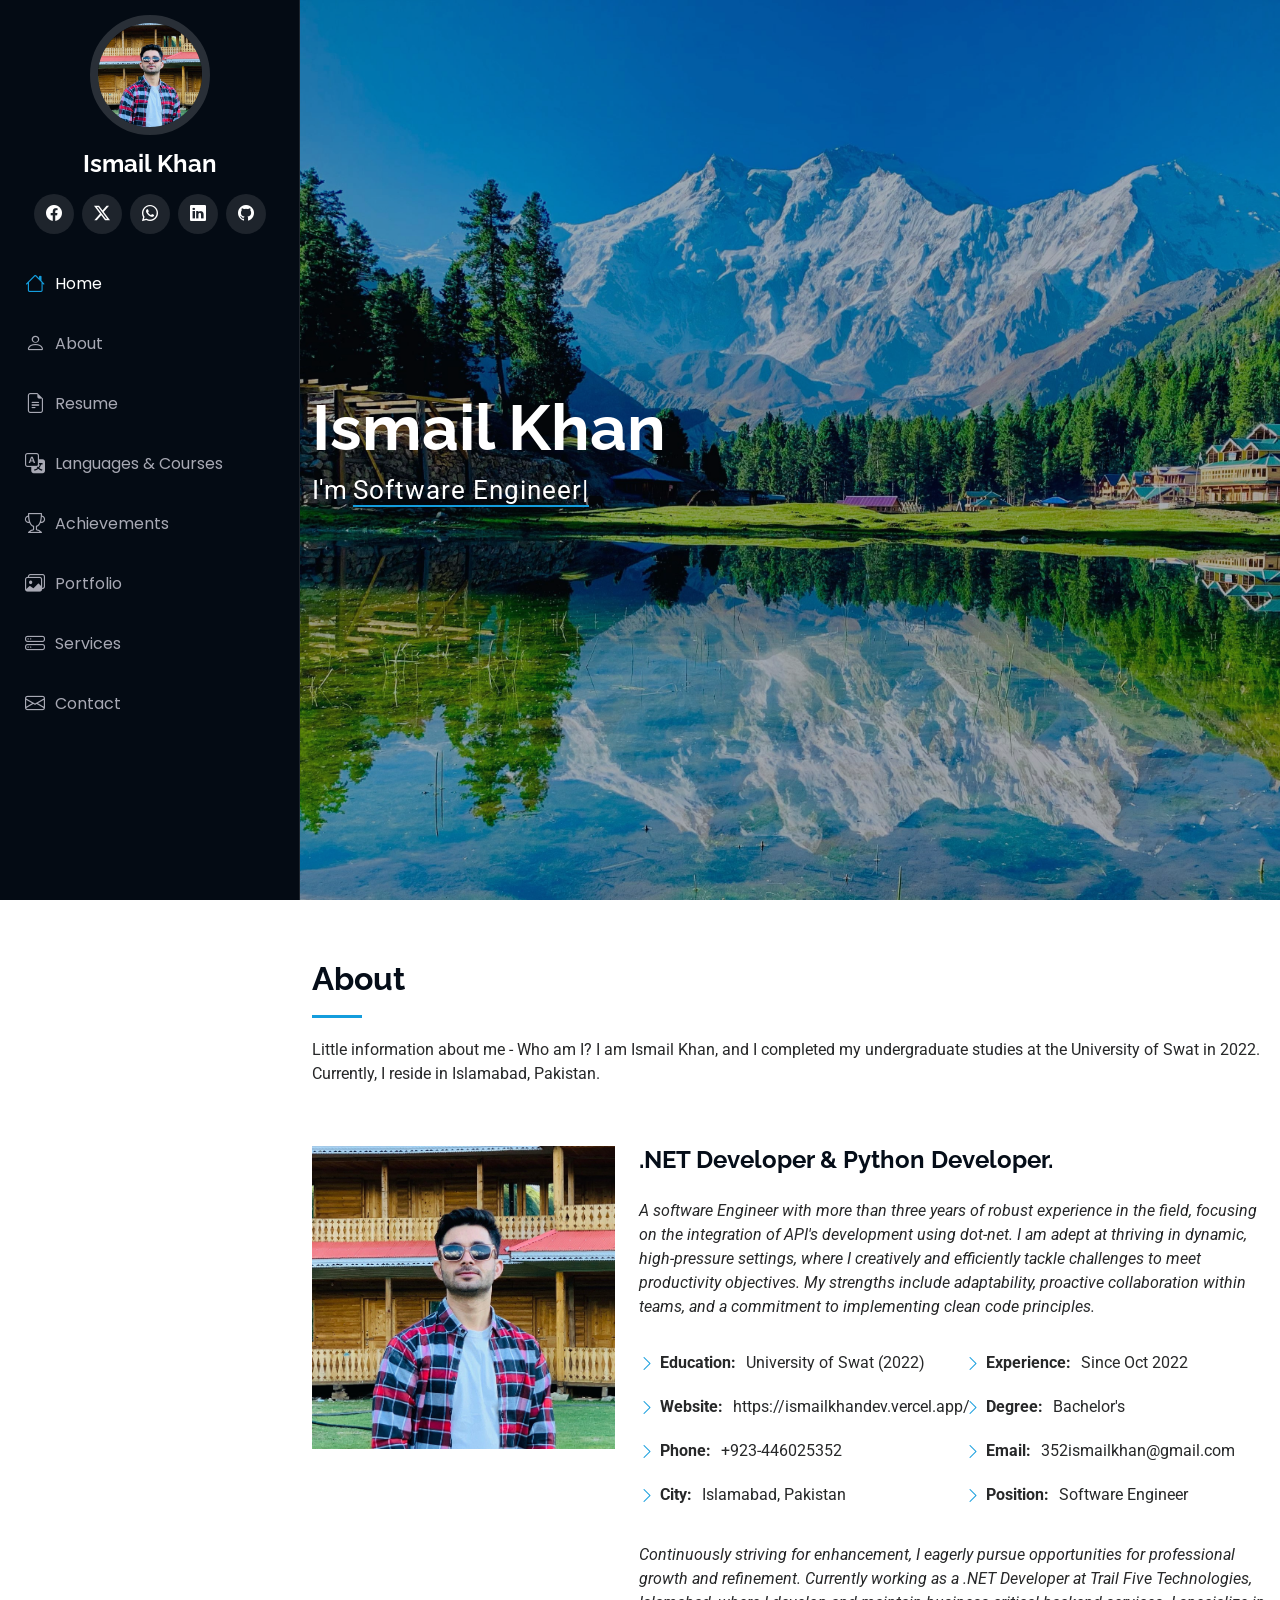
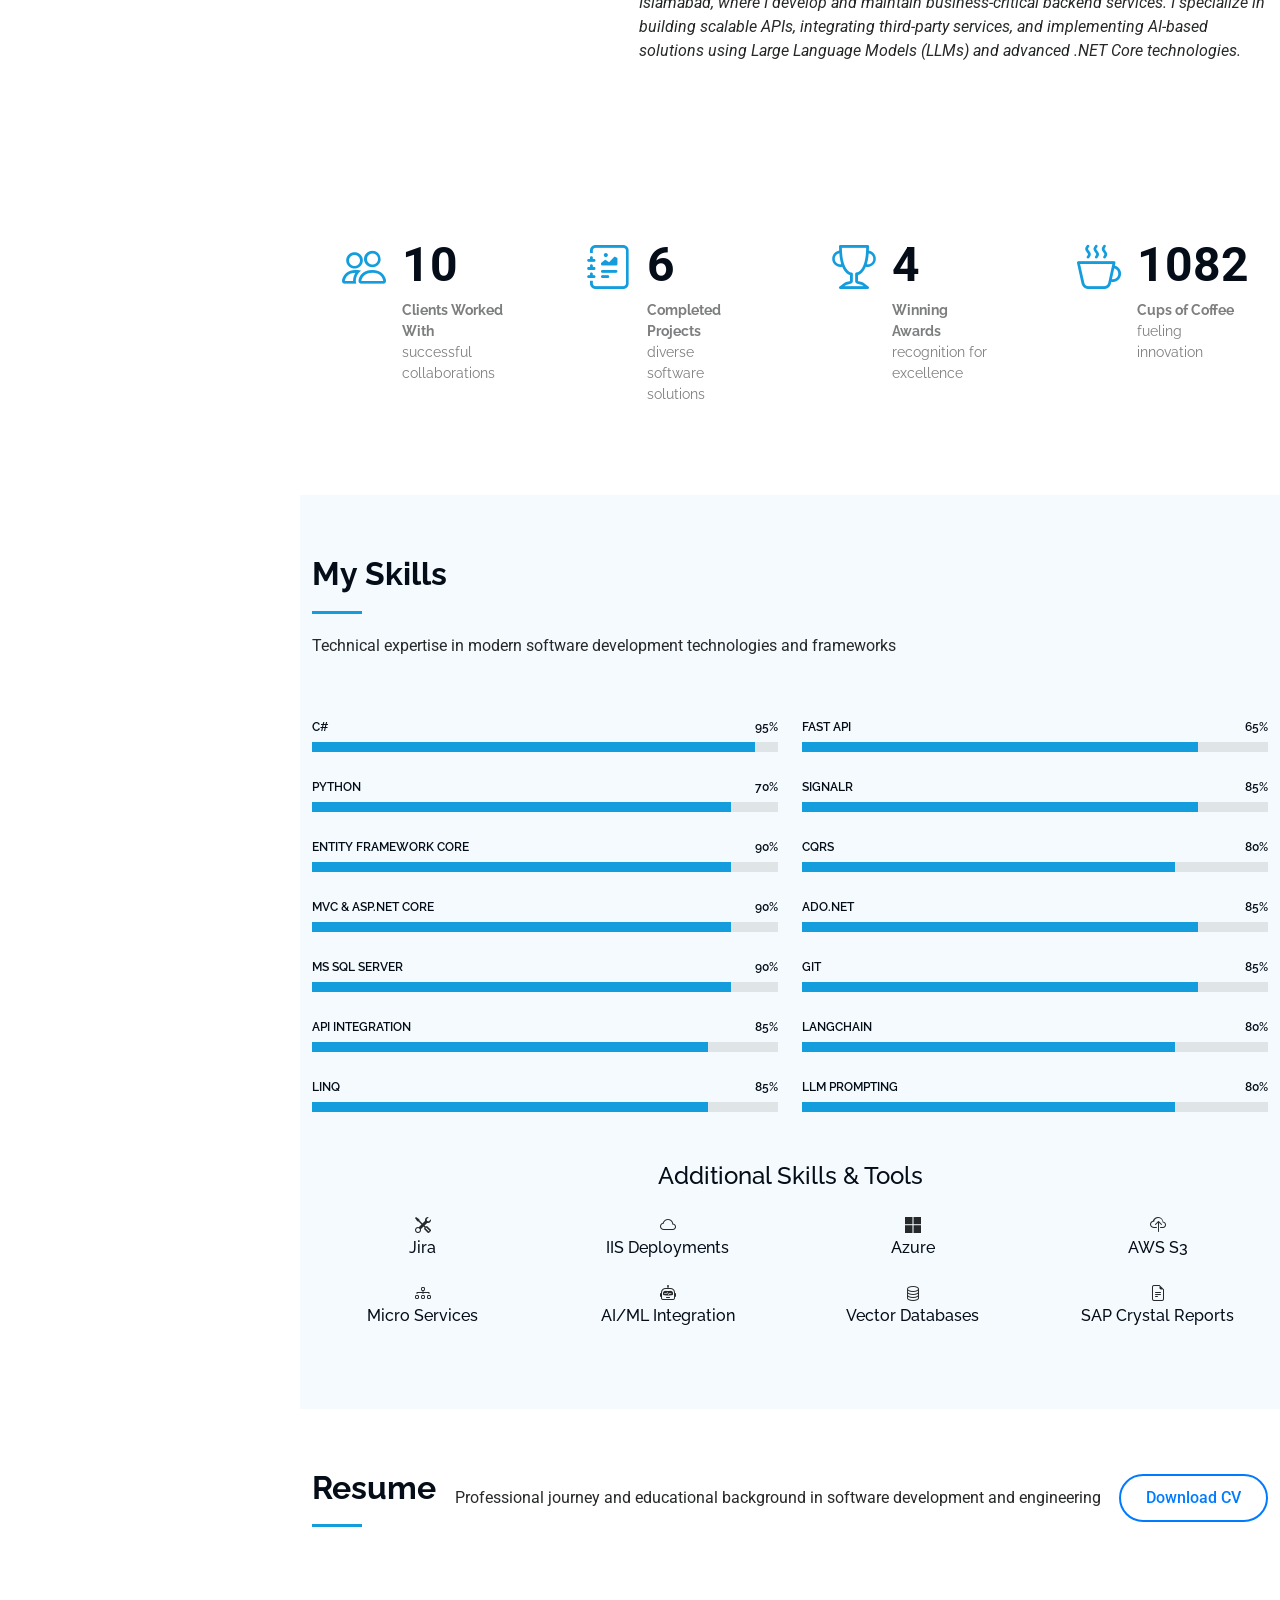
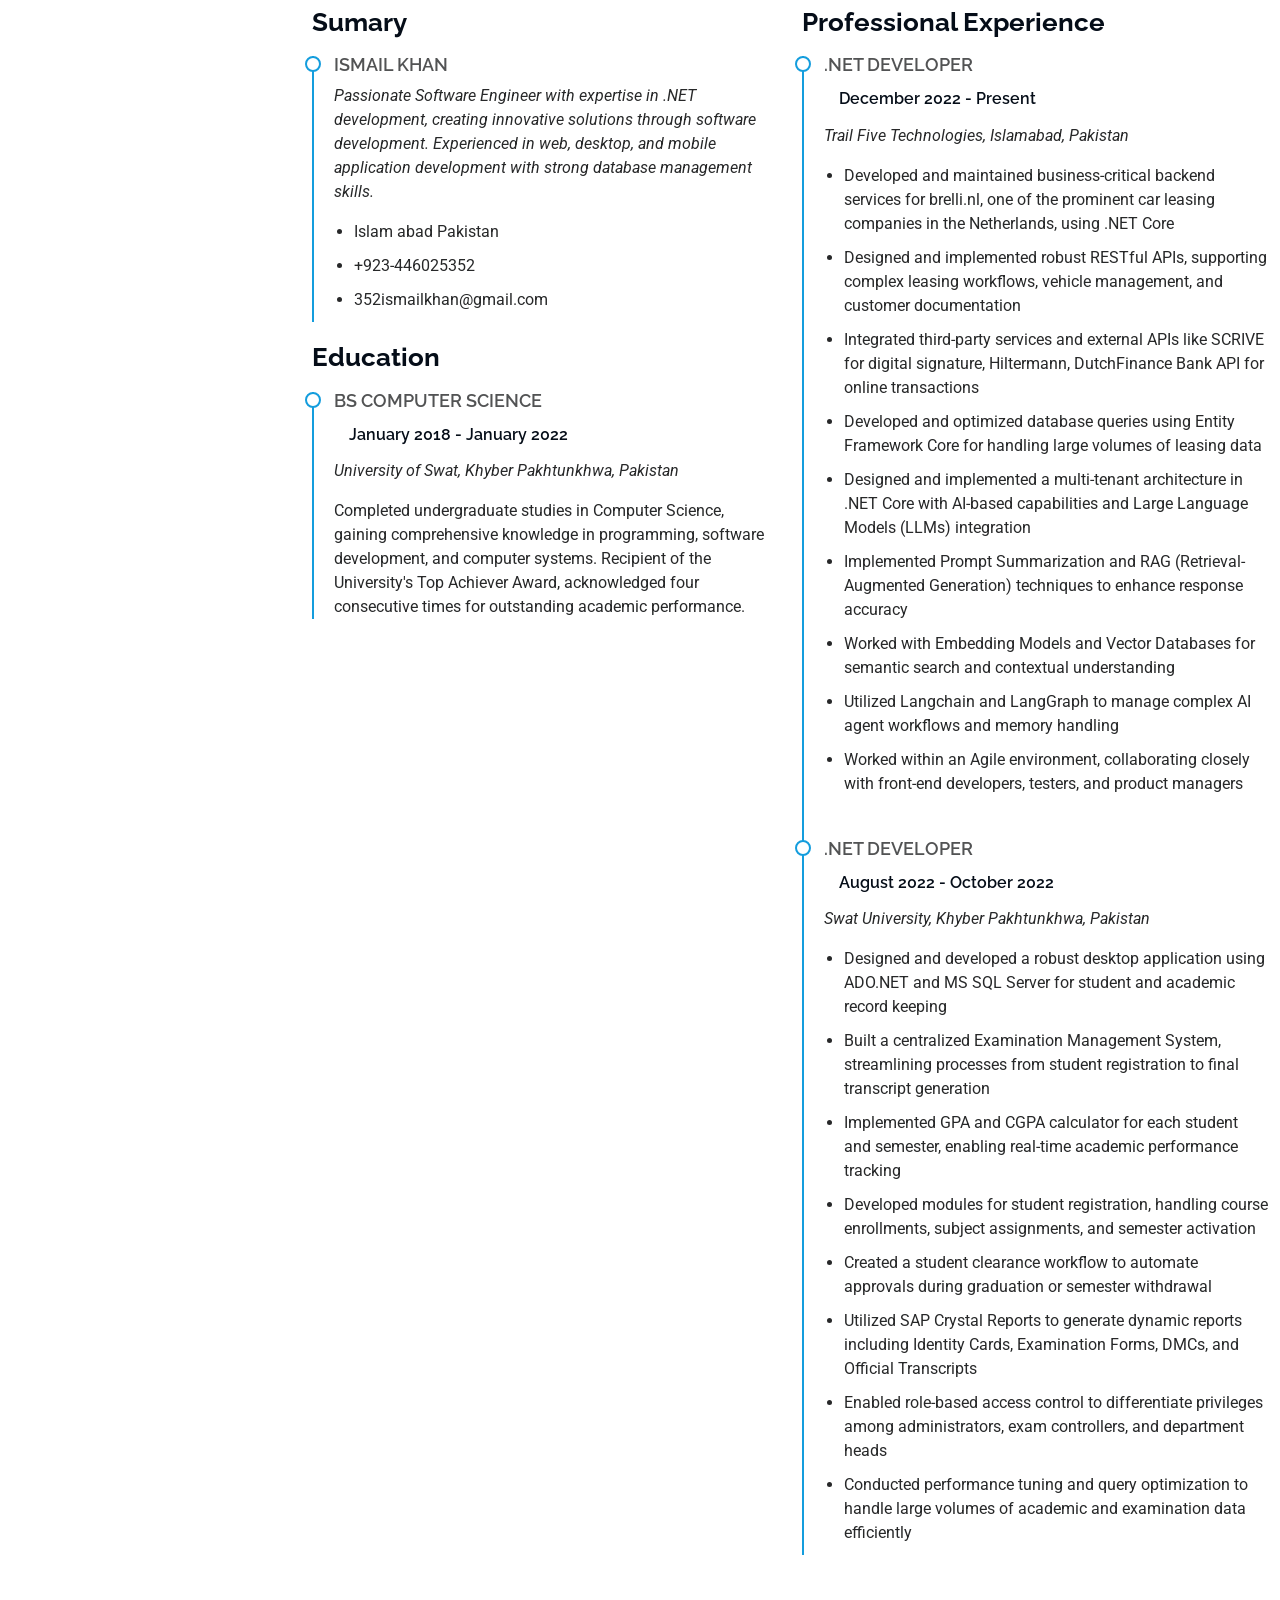
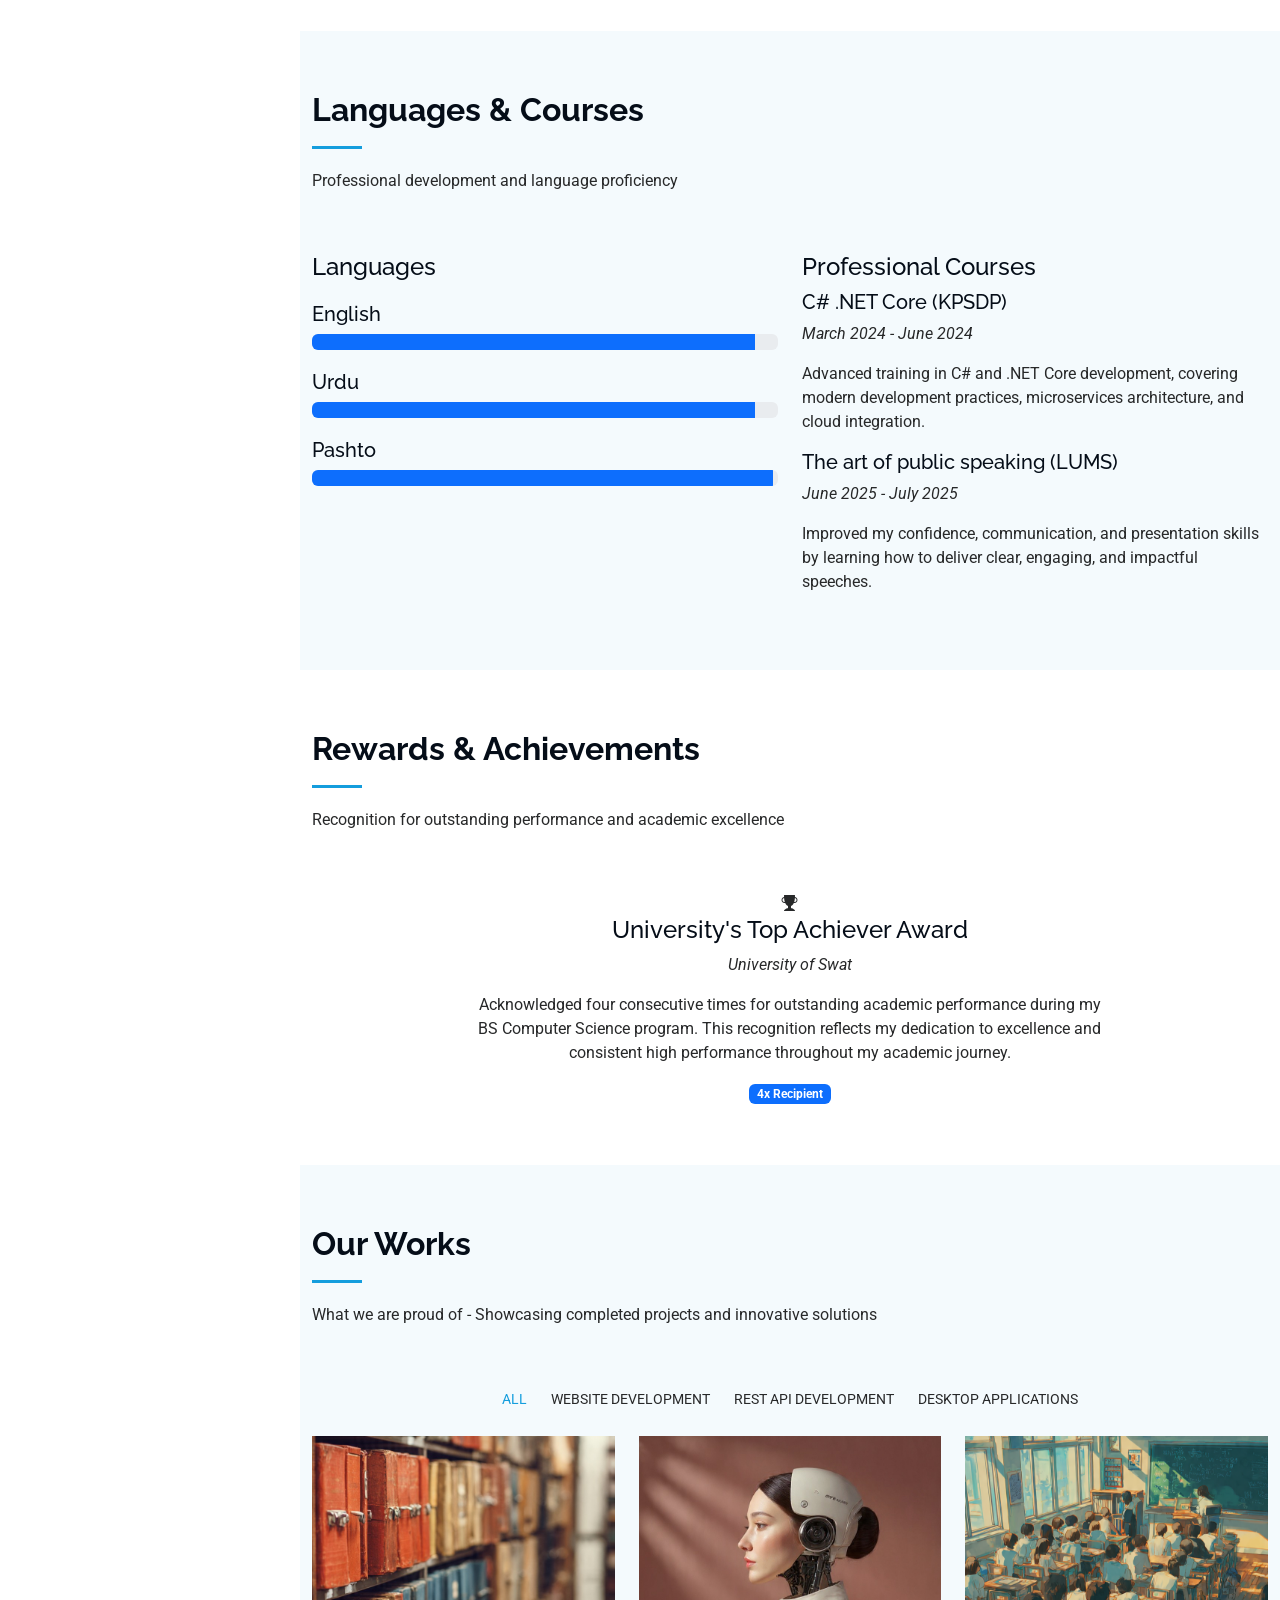
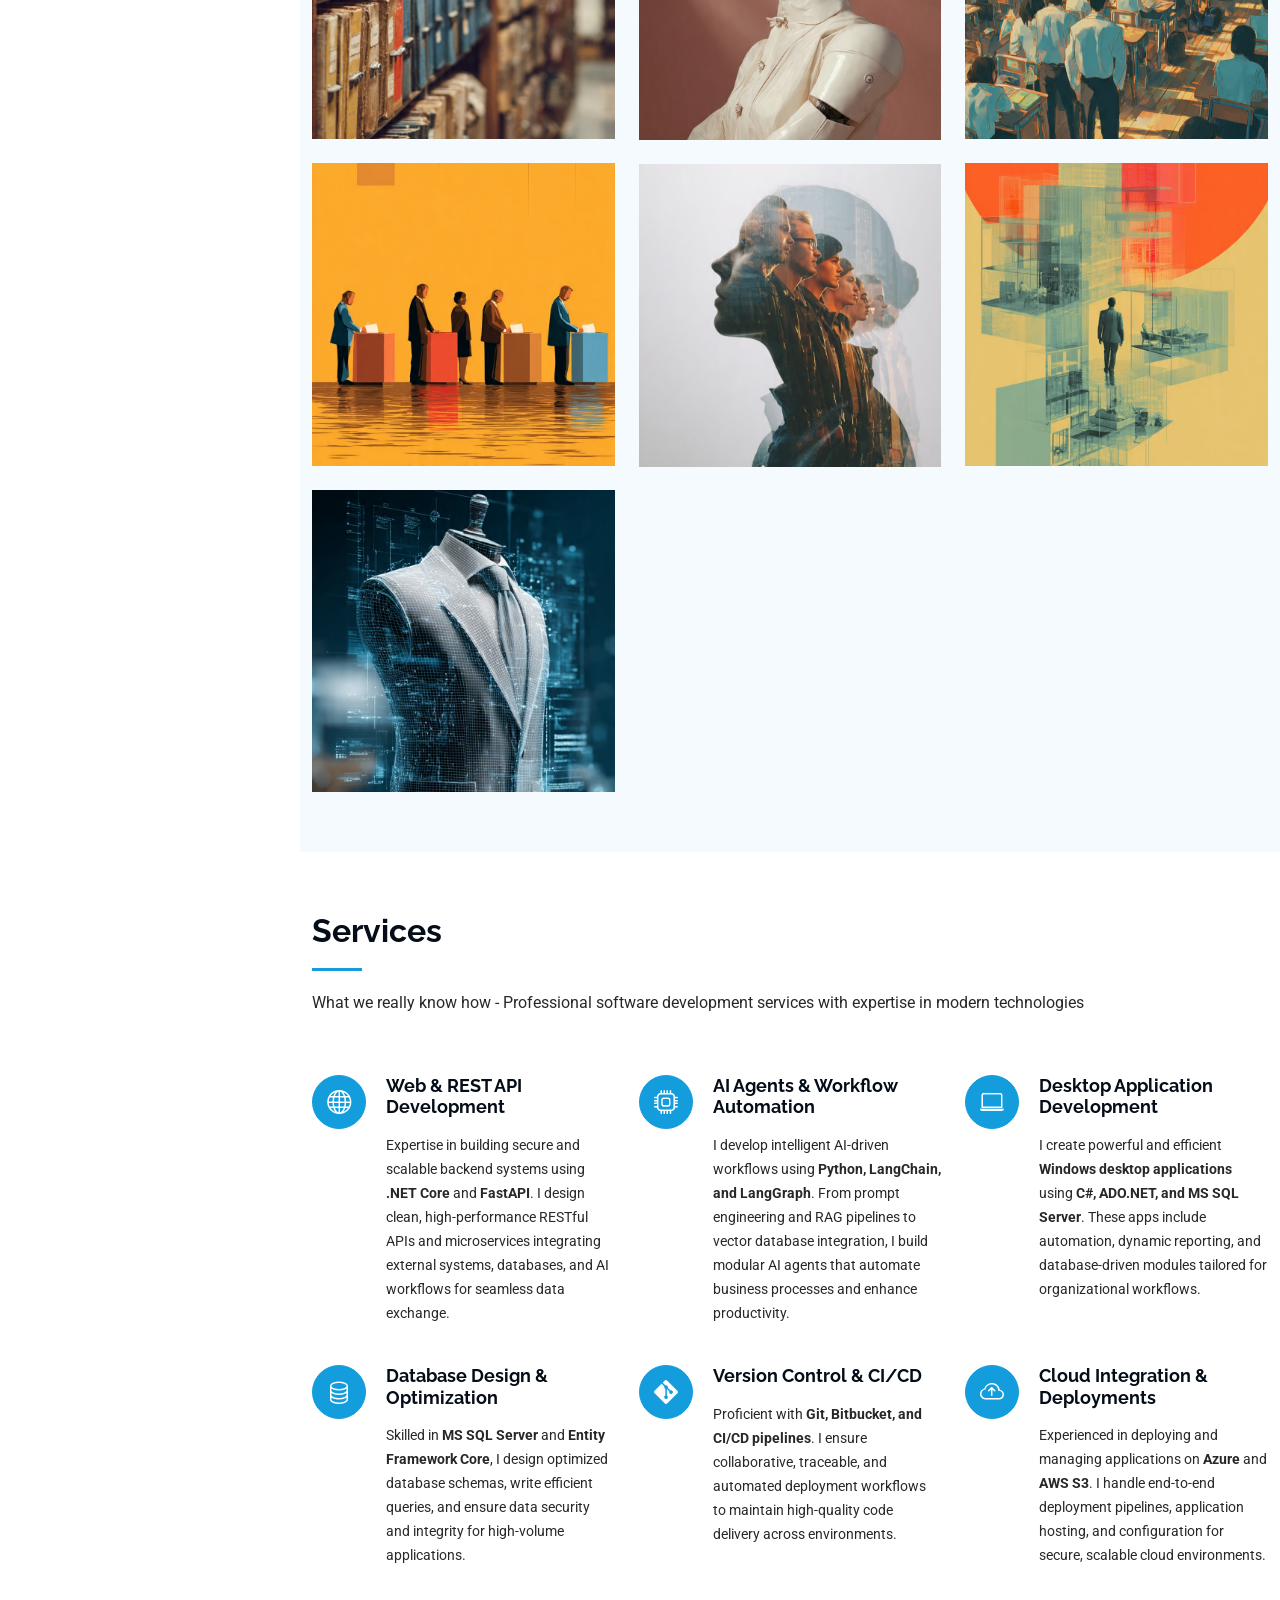
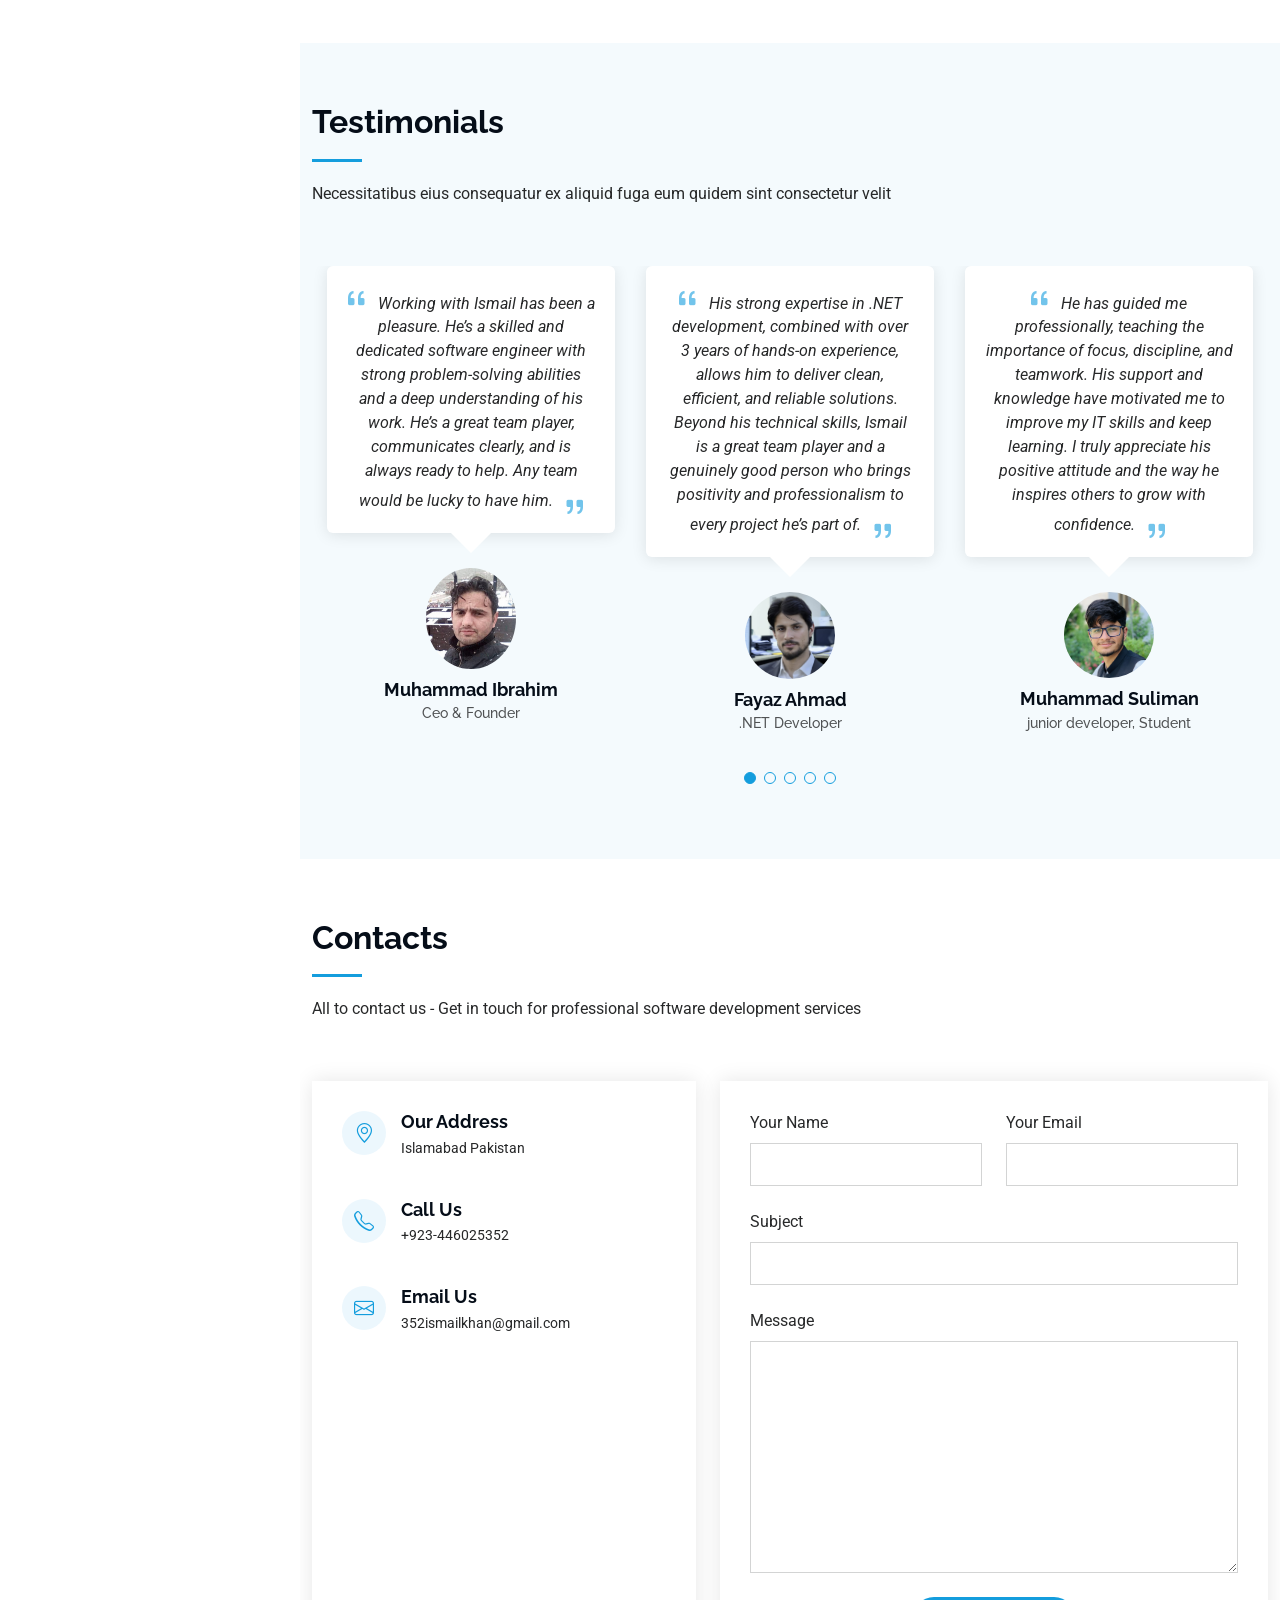
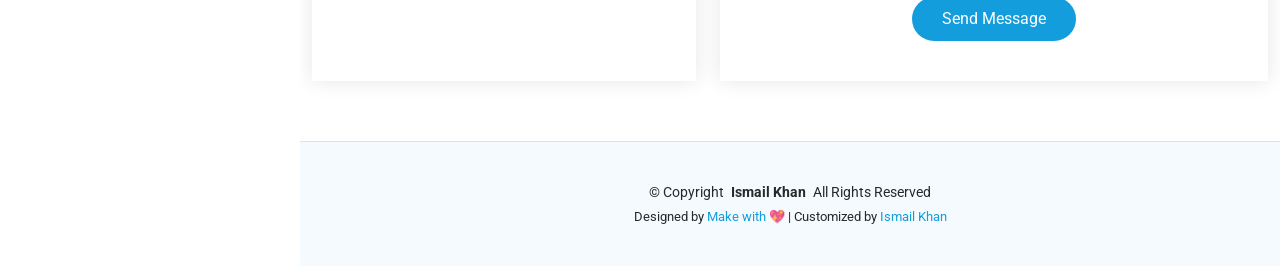
<file: index.html>
<!DOCTYPE html>
<html lang="en">

<head>
  <meta charset="utf-8">
  <meta content="width=device-width, initial-scale=1.0" name="viewport">
  <title>Ismail Khan - Software Engineer Portfolio</title>
  <meta content="Ismail Khan - Software Engineer and .NET Developer specializing in web development, REST APIs, and desktop applications. Based in Islamabad, Pakistan." name="description">
  <meta content="Ismail Khan, Software Engineer, .NET Developer, Web Development, REST API, Desktop Applications, C#, ASP.NET, SQL, JavaScript, HTML, CSS, Islamabad, Pakistan" name="keywords">

  <!-- Favicons -->
  <link href="assets/img/favicon.ico" rel="icon">
  <link href="assets/img/favicon.ico" rel="apple-touch-icon">

  <!-- Fonts -->
  <link href="https://fonts.googleapis.com" rel="preconnect">
  <link href="https://fonts.gstatic.com" rel="preconnect" crossorigin>
  <link href="https://fonts.googleapis.com/css2?family=Roboto:ital,wght@0,100;0,300;0,400;0,500;0,700;0,900;1,100;1,300;1,400;1,500;1,700;1,900&family=Poppins:ital,wght@0,100;0,200;0,300;0,400;0,500;0,600;0,700;0,800;0,900;1,100;1,200;1,300;1,400;1,500;1,600;1,700;1,800;1,900&family=Raleway:ital,wght@0,100;0,200;0,300;0,400;0,500;0,600;0,700;0,800;0,900;1,100;1,200;1,300;1,400;1,500;1,600;1,700;1,800;1,900&display=swap" rel="stylesheet">

  <!-- Vendor CSS Files -->
  <link href="assets/vendor/bootstrap/css/bootstrap.min.css" rel="stylesheet">
  <link href="assets/vendor/bootstrap-icons/bootstrap-icons.css" rel="stylesheet">
  <link href="assets/vendor/aos/aos.css" rel="stylesheet">
  <link href="assets/vendor/glightbox/css/glightbox.min.css" rel="stylesheet">
  <link href="assets/vendor/swiper/swiper-bundle.min.css" rel="stylesheet">

  <!-- Main CSS File -->
  <link href="assets/css/main.css" rel="stylesheet">

  <!-- =======================================================
  * Template Name: iPortfolio
  * Template URL: https://bootstrapmade.com/iportfolio-bootstrap-portfolio-websites-template/
  * Updated: Jun 29 2024 with Bootstrap v5.3.3
  * Author: BootstrapMade.com
  * License: https://bootstrapmade.com/license/
  ======================================================== -->
</head>

<body class="index-page">

  <header id="header" class="header dark-background d-flex flex-column">
    <i class="header-toggle d-xl-none bi bi-list"></i>

    <div class="profile-img">
      <img src="assets/img/my-profile-img.jpg" alt="" class="img-fluid rounded-circle">
    </div>

    <a href="index.html" class="logo d-flex align-items-center justify-content-center">
      <!-- Uncomment the line below if you also wish to use an image logo -->
      <!-- <img src="assets/img/logo.png" alt=""> -->
      <h1 class="sitename">Ismail Khan</h1>
    </a>

    <div class="social-links text-center">
      <a href="https://www.facebook.com/352ismailkhan" target="_blank" class="facebook"><i class="bi bi-facebook"></i></a>
      <a href="https://twitter.com/IsmailK86802537" target="_blank" class="twitter"><i class="bi bi-twitter-x"></i></a>
      <a href="https://wa.me/+923446025352" target="_blank" class="whatsapp"><i class="bi bi-whatsapp"></i></a>
      <a href="https://www.linkedin.com/in/ismail-khan-244174208" target="_blank" class="linkedin"><i class="bi bi-linkedin"></i></a>
      <a href="https://github.com/352ismail" target="_blank" class="github"><i class="bi bi-github"></i></a>
    </div>

    <nav id="navmenu" class="navmenu">
      <ul>
        <li><a href="#hero" class="active"><i class="bi bi-house navicon"></i>Home</a></li>
        <li><a href="#about"><i class="bi bi-person navicon"></i> About</a></li>
        <li><a href="#resume"><i class="bi bi-file-earmark-text navicon"></i> Resume</a></li>
        <li><a href="#languages-courses"><i class="bi bi-translate navicon"></i> Languages & Courses</a></li>
        <li><a href="#rewards"><i class="bi bi-trophy navicon"></i> Achievements</a></li>
        <li><a href="#portfolio"><i class="bi bi-images navicon"></i> Portfolio</a></li>
        <li><a href="#services"><i class="bi bi-hdd-stack navicon"></i> Services</a></li>
        <li><a href="#contact"><i class="bi bi-envelope navicon"></i> Contact</a></li>
      </ul>
    </nav>

  </header>

  <main class="main">

    <!-- Hero Section -->
    <section id="hero" class="hero section dark-background">

      <img src="assets/img/hero-bg.jpg" alt="" data-aos="fade-in" class="">

      <div class="container" data-aos="fade-up" data-aos-delay="100">
        <h2>Ismail Khan</h2>
        <p>I'm <span class="typed" data-typed-items="Software Engineer, .NET Developer, Web Developer, API Developer">Software Engineer</span><span class="typed-cursor typed-cursor--blink" aria-hidden="true"></span><span class="typed-cursor typed-cursor--blink" aria-hidden="true"></span></p>
      </div>

    </section><!-- /Hero Section -->

    <!-- About Section -->
    <section id="about" class="about section">

      <!-- Section Title -->
      <div class="container section-title" data-aos="fade-up">
        <h2>About</h2>
        <p>Little information about me - Who am I? I am Ismail Khan, and I completed my undergraduate studies at the University of Swat in 2022. Currently, I reside in Islamabad, Pakistan.</p>
      </div><!-- End Section Title -->

      <div class="container" data-aos="fade-up" data-aos-delay="100">

        <div class="row gy-4 justify-content-center">
          <div class="col-lg-4">
            <img src="assets/img/my-profile-img.jpg" class="img-fluid" alt="">
          </div>
          <div class="col-lg-8 content">
            <h2>.NET Developer &amp; Python Developer.</h2>
            <p class="fst-italic py-3">
              A software Engineer with more than three years of robust experience in the field, focusing on the integration of API's development using dot-net. I am adept at thriving in dynamic, high-pressure settings, where I creatively and efficiently tackle challenges to meet productivity objectives. My strengths include adaptability, proactive collaboration within teams, and a commitment to implementing clean code principles.
            </p>
            <div class="row">
              <div class="col-lg-6">
                <ul>
                  <li><i class="bi bi-chevron-right"></i> <strong>Education:</strong> <span>University of Swat (2022)</span></li>
                  <li><i class="bi bi-chevron-right"></i> <strong>Website:</strong> <span>https://ismailkhandev.vercel.app/</span></li>
                  <li><i class="bi bi-chevron-right"></i> <strong>Phone:</strong> <span>+923-446025352</span></li>
                  <li><i class="bi bi-chevron-right"></i> <strong>City:</strong> <span>Islamabad, Pakistan</span></li>
                </ul>
              </div>
              <div class="col-lg-6">
                <ul>
                  <li><i class="bi bi-chevron-right"></i> <strong>Experience:</strong> <span>Since Oct 2022</span></li>
                  <li><i class="bi bi-chevron-right"></i> <strong>Degree:</strong> <span>Bachelor's</span></li>
                  <li><i class="bi bi-chevron-right"></i> <strong>Email:</strong> <span>352ismailkhan@gmail.com</span></li>
                  <li><i class="bi bi-chevron-right"></i> <strong>Position:</strong> <span>Software Engineer</span></li>
                </ul>
              </div>
            </div>
            <p class="py-3">
              <i>Continuously striving for enhancement, I eagerly pursue opportunities for professional growth and refinement. Currently working as a .NET Developer at Trail Five Technologies, Islamabad, where I develop and maintain business-critical backend services. I specialize in building scalable APIs, integrating third-party services, and implementing AI-based solutions using Large Language Models (LLMs) and advanced .NET Core technologies.</i>
            </p>
          </div>
        </div>

      </div>

    </section><!-- /About Section -->

    <!-- Stats Section -->
    <section id="stats" class="stats section">

      <div class="container" data-aos="fade-up" data-aos-delay="100">

        <div class="row gy-4">

          <div class="col-lg-3 col-md-6">
            <div class="stats-item">
              <i class="bi bi-people"></i>
              <span data-purecounter-start="0" data-purecounter-end="10" data-purecounter-duration="1" class="purecounter"></span>
              <p><strong>Clients Worked With</strong> <span>successful collaborations</span></p>
            </div>
          </div><!-- End Stats Item -->

          <div class="col-lg-3 col-md-6">
            <div class="stats-item">
              <i class="bi bi-journal-richtext"></i>
              <span data-purecounter-start="0" data-purecounter-end="6" data-purecounter-duration="1" class="purecounter"></span>
              <p><strong>Completed Projects</strong> <span>diverse software solutions</span></p>
            </div>
          </div><!-- End Stats Item -->

          <div class="col-lg-3 col-md-6">
            <div class="stats-item">
              <i class="bi bi-trophy"></i>
              <span data-purecounter-start="0" data-purecounter-end="4" data-purecounter-duration="1" class="purecounter"></span>
              <p><strong>Winning Awards</strong> <span>recognition for excellence</span></p>
            </div>
          </div><!-- End Stats Item -->

          <div class="col-lg-3 col-md-6">
            <div class="stats-item">
              <i class="bi bi-cup-hot"></i>
              <span data-purecounter-start="0" data-purecounter-end="1082" data-purecounter-duration="1" class="purecounter"></span>
              <p><strong>Cups of Coffee</strong> <span>fueling innovation</span></p>
            </div>
          </div><!-- End Stats Item -->

        </div>

      </div>

    </section><!-- /Stats Section -->

    <!-- Skills Section -->
    <section id="skills" class="skills section light-background">

      <!-- Section Title -->
      <div class="container section-title" data-aos="fade-up">
        <h2>My Skills</h2>
        <p>Technical expertise in modern software development technologies and frameworks</p>
      </div><!-- End Section Title -->

      <div class="container" data-aos="fade-up" data-aos-delay="100">

        <div class="row skills-content skills-animation">

          <div class="col-lg-6">

            <div class="progress">
              <span class="skill"><span>C#</span> <i class="val">95%</i></span>
              <div class="progress-bar-wrap">
                <div class="progress-bar" role="progressbar" aria-valuenow="95" aria-valuemin="0" aria-valuemax="100"></div>
              </div>
            </div><!-- End Skills Item -->

            <div class="progress">
              <span class="skill"><span>Python</span> <i class="val">70%</i></span>
              <div class="progress-bar-wrap">
                <div class="progress-bar" role="progressbar" aria-valuenow="90" aria-valuemin="0" aria-valuemax="100"></div>
              </div>
            </div><!-- End Skills Item -->
            <div class="progress">
              <span class="skill"><span>Entity Framework Core</span> <i class="val">90%</i></span>
              <div class="progress-bar-wrap">
                <div class="progress-bar" role="progressbar" aria-valuenow="90" aria-valuemin="0" aria-valuemax="100"></div>
              </div>
            </div><!-- End Skills Item -->

            <div class="progress">
              <span class="skill"><span>MVC & ASP.NET Core</span> <i class="val">90%</i></span>
              <div class="progress-bar-wrap">
                <div class="progress-bar" role="progressbar" aria-valuenow="90" aria-valuemin="0" aria-valuemax="100"></div>
              </div>
            </div><!-- End Skills Item -->

            <div class="progress">
              <span class="skill"><span>MS SQL Server</span> <i class="val">90%</i></span>
              <div class="progress-bar-wrap">
                <div class="progress-bar" role="progressbar" aria-valuenow="90" aria-valuemin="0" aria-valuemax="100"></div>
              </div>
            </div><!-- End Skills Item -->

            <div class="progress">
              <span class="skill"><span>API Integration</span> <i class="val">85%</i></span>
              <div class="progress-bar-wrap">
                <div class="progress-bar" role="progressbar" aria-valuenow="85" aria-valuemin="0" aria-valuemax="100"></div>
              </div>
            </div><!-- End Skills Item -->

            <div class="progress">
              <span class="skill"><span>LINQ</span> <i class="val">85%</i></span>
              <div class="progress-bar-wrap">
                <div class="progress-bar" role="progressbar" aria-valuenow="85" aria-valuemin="0" aria-valuemax="100"></div>
              </div>
            </div><!-- End Skills Item -->

          </div>

          <div class="col-lg-6">


            <div class="progress">
              <span class="skill"><span>Fast API</span> <i class="val">65%</i></span>
              <div class="progress-bar-wrap">
                <div class="progress-bar" role="progressbar" aria-valuenow="85" aria-valuemin="0" aria-valuemax="100"></div>
              </div>
            </div><!-- End Skills Item -->

            <div class="progress">
              <span class="skill"><span>SignalR</span> <i class="val">85%</i></span>
              <div class="progress-bar-wrap">
                <div class="progress-bar" role="progressbar" aria-valuenow="85" aria-valuemin="0" aria-valuemax="100"></div>
              </div>
            </div><!-- End Skills Item -->

            <div class="progress">
              <span class="skill"><span>CQRS</span> <i class="val">80%</i></span>
              <div class="progress-bar-wrap">
                <div class="progress-bar" role="progressbar" aria-valuenow="80" aria-valuemin="0" aria-valuemax="100"></div>
              </div>
            </div><!-- End Skills Item -->

            <div class="progress">
              <span class="skill"><span>ADO.NET</span> <i class="val">85%</i></span>
              <div class="progress-bar-wrap">
                <div class="progress-bar" role="progressbar" aria-valuenow="85" aria-valuemin="0" aria-valuemax="100"></div>
              </div>
            </div><!-- End Skills Item -->

            <div class="progress">
              <span class="skill"><span>Git</span> <i class="val">85%</i></span>
              <div class="progress-bar-wrap">
                <div class="progress-bar" role="progressbar" aria-valuenow="85" aria-valuemin="0" aria-valuemax="100"></div>
              </div>
            </div><!-- End Skills Item -->

            <div class="progress">
              <span class="skill"><span>LangChain</span> <i class="val">80%</i></span>
              <div class="progress-bar-wrap">
                <div class="progress-bar" role="progressbar" aria-valuenow="80" aria-valuemin="0" aria-valuemax="100"></div>
              </div>
            </div><!-- End Skills Item -->

            <div class="progress">
              <span class="skill"><span>LLM Prompting</span> <i class="val">80%</i></span>
              <div class="progress-bar-wrap">
                <div class="progress-bar" role="progressbar" aria-valuenow="80" aria-valuemin="0" aria-valuemax="100"></div>
              </div>
            </div><!-- End Skills Item -->

          </div>

        </div>

        <!-- Additional Skills & Tools -->
        <div class="row mt-4" data-aos="fade-up" data-aos-delay="200">
          <div class="col-lg-12">
            <h4 class="text-center mb-4">Additional Skills & Tools</h4>
            <div class="row">
              <div class="col-lg-3 col-md-6 mb-3">
                <div class="skill-item text-center">
                  <i class="bi bi-tools"></i>
                  <h6>Jira</h6>
                </div>
              </div>
              <div class="col-lg-3 col-md-6 mb-3">
                <div class="skill-item text-center">
                  <i class="bi bi-cloud"></i>
                  <h6>IIS Deployments</h6>
                </div>
              </div>
              <div class="col-lg-3 col-md-6 mb-3">
                <div class="skill-item text-center">
                  <i class="bi bi-microsoft"></i>
                  <h6>Azure</h6>
                </div>
              </div>
              <div class="col-lg-3 col-md-6 mb-3">
                <div class="skill-item text-center">
                  <i class="bi bi-cloud-upload"></i>
                  <h6>AWS S3</h6>
                </div>
              </div>
              <div class="col-lg-3 col-md-6 mb-3">
                <div class="skill-item text-center">
                  <i class="bi bi-diagram-3"></i>
                  <h6>Micro Services</h6>
                </div>
              </div>
              <div class="col-lg-3 col-md-6 mb-3">
                <div class="skill-item text-center">
                  <i class="bi bi-robot"></i>
                  <h6>AI/ML Integration</h6>
                </div>
              </div>
              <div class="col-lg-3 col-md-6 mb-3">
                <div class="skill-item text-center">
                  <i class="bi bi-database"></i>
                  <h6>Vector Databases</h6>
                </div>
              </div>
              <div class="col-lg-3 col-md-6 mb-3">
                <div class="skill-item text-center">
                  <i class="bi bi-file-earmark-text"></i>
                  <h6>SAP Crystal Reports</h6>
                </div>
              </div>
            </div>
          </div>
        </div>

      </div>

    </section><!-- /Skills Section -->

    <!-- Resume Section -->
    <section id="resume" class="resume section">


      <!-- <div class="container section-title" data-aos="fade-up">
        <h2>Resume</h2>
        <p>Professional journey and educational background in software development and engineering</p>
        
        <a href="assets/docs/resume_ismail.pdf" download class="btn-download">
          <i class="bi bi-download"></i> Download CV
        </a>
      </div> -->

      <div class="container section-title" data-aos="fade-up" style="display: flex; align-items: center; justify-content: space-between; flex-wrap: wrap;">
        <h2 style="margin: 0;">Resume</h2>
        
        <p>Professional journey and educational background in software development and engineering</p>
        <a href="assets/docs/resume_ismail.pdf" target="_blank" rel="noopener noreferrer" class="btn-download" download="resume_ismail.pdf">
          Download CV
        </a>
      </div>

      <div class="container">

        <div class="row">

          <div class="col-lg-6" data-aos="fade-up" data-aos-delay="100">
            <h3 class="resume-title">Sumary</h3>

            <div class="resume-item pb-0">
              <h4>Ismail Khan</h4>
              <p><em>Passionate Software Engineer with expertise in .NET development, creating innovative solutions through software development. Experienced in web, desktop, and mobile application development with strong database management skills.</em></p>
              <ul>
                <li>Islam abad Pakistan</li>
                <li>+923-446025352</li>
                <li>352ismailkhan@gmail.com</li>
              </ul>
            </div><!-- Edn Resume Item -->

            <h3 class="resume-title">Education</h3>
            <div class="resume-item">
              <h4>BS Computer Science</h4>
              <h5>January 2018 - January 2022</h5>
              <p><em>University of Swat, Khyber Pakhtunkhwa, Pakistan</em></p>
              <p>Completed undergraduate studies in Computer Science, gaining comprehensive knowledge in programming, software development, and computer systems. Recipient of the University's Top Achiever Award, acknowledged four consecutive times for outstanding academic performance.</p>
            </div><!-- Edn Resume Item -->

          </div>

          <div class="col-lg-6" data-aos="fade-up" data-aos-delay="200">
            <h3 class="resume-title">Professional Experience</h3>
            <div class="resume-item">
              <h4>.NET Developer</h4>
              <h5>December 2022 - Present</h5>
              <p><em>Trail Five Technologies, Islamabad, Pakistan</em></p>
              <ul>
                <li>Developed and maintained business-critical backend services for brelli.nl, one of the prominent car leasing companies in the Netherlands, using .NET Core</li>
                <li>Designed and implemented robust RESTful APIs, supporting complex leasing workflows, vehicle management, and customer documentation</li>
                <li>Integrated third-party services and external APIs like SCRIVE for digital signature, Hiltermann, DutchFinance Bank API for online transactions</li>
                <li>Developed and optimized database queries using Entity Framework Core for handling large volumes of leasing data</li>
                <li>Designed and implemented a multi-tenant architecture in .NET Core with AI-based capabilities and Large Language Models (LLMs) integration</li>
                <li>Implemented Prompt Summarization and RAG (Retrieval-Augmented Generation) techniques to enhance response accuracy</li>
                <li>Worked with Embedding Models and Vector Databases for semantic search and contextual understanding</li>
                <li>Utilized Langchain and LangGraph to manage complex AI agent workflows and memory handling</li>
                <li>Worked within an Agile environment, collaborating closely with front-end developers, testers, and product managers</li>
              </ul>
            </div><!-- Edn Resume Item -->

            <div class="resume-item">
              <h4>.NET Developer</h4>
              <h5>August 2022 - October 2022</h5>
              <p><em>Swat University, Khyber Pakhtunkhwa, Pakistan</em></p>
              <ul>
                <li>Designed and developed a robust desktop application using ADO.NET and MS SQL Server for student and academic record keeping</li>
                <li>Built a centralized Examination Management System, streamlining processes from student registration to final transcript generation</li>
                <li>Implemented GPA and CGPA calculator for each student and semester, enabling real-time academic performance tracking</li>
                <li>Developed modules for student registration, handling course enrollments, subject assignments, and semester activation</li>
                <li>Created a student clearance workflow to automate approvals during graduation or semester withdrawal</li>
                <li>Utilized SAP Crystal Reports to generate dynamic reports including Identity Cards, Examination Forms, DMCs, and Official Transcripts</li>
                <li>Enabled role-based access control to differentiate privileges among administrators, exam controllers, and department heads</li>
                <li>Conducted performance tuning and query optimization to handle large volumes of academic and examination data efficiently</li>
              </ul>
            </div><!-- Edn Resume Item -->

          </div>

        </div>

      </div>

    </section><!-- /Resume Section -->

    <!-- Languages & Courses Section -->
    <section id="languages-courses" class="languages-courses section light-background">

      <!-- Section Title -->
      <div class="container section-title" data-aos="fade-up">
        <h2>Languages & Courses</h2>
        <p>Professional development and language proficiency</p>
      </div><!-- End Section Title -->

      <div class="container" data-aos="fade-up" data-aos-delay="100">

        <div class="row gy-4">

          <div class="col-lg-6">
            <div class="languages-item">
              <h4  style="margin-bottom: 20px;">Languages</h4>
              <div class="row">
                <div class="col-12">
                  <div class="language-item"  style="margin-bottom: 20px;">
                    <h5>English</h5>
                    <div class="progress">
                      <div class="progress-bar" role="progressbar" style="width: 95%" aria-valuenow="95" aria-valuemin="0" aria-valuemax="100"></div>
                    </div>
                  </div>
                </div>
                <div class="col-12">
                  <div class="language-item"  style="margin-bottom: 20px;">
                    <h5>Urdu</h5>
                    <div class="progress">
                      <div class="progress-bar" role="progressbar" style="width: 95%" aria-valuenow="95" aria-valuemin="0" aria-valuemax="100"></div>
                    </div>
                  </div>
                </div>
                <div class="col-12">
                  <div class="language-item"  style="margin-bottom: 20px;">
                    <h5>Pashto</h5>
                    <div class="progress">
                      <div class="progress-bar" role="progressbar" style="width: 99%" aria-valuenow="99" aria-valuemin="0" aria-valuemax="100"></div>
                    </div>
                  </div>
                </div>
              </div>
            </div>
          </div>

          <div class="col-lg-6">
            <div class="courses-item">
              <h4>Professional Courses</h4>
              <div class="course-item">
                <h5>C# .NET Core (KPSDP)</h5>
                <p><em>March 2024 - June 2024</em></p>
                <p>Advanced training in C# and .NET Core development, covering modern development practices, microservices architecture, and cloud integration.</p>
              </div>

              <div class="course-item">
                <h5>The art of public speaking (LUMS)</h5>
                <p><em>June 2025 - July 2025</em></p>
                <p>Improved my confidence, communication, and presentation skills by learning how to deliver clear, engaging, and impactful speeches.</p>
              </div>
            </div>
          </div>
          

        </div>

      </div>

    </section><!-- /Languages & Courses Section -->

    <!-- Rewards & Achievements Section -->
    <section id="rewards" class="rewards section">

      <!-- Section Title -->
      <div class="container section-title" data-aos="fade-up">
        <h2>Rewards & Achievements</h2>
        <p>Recognition for outstanding performance and academic excellence</p>
      </div><!-- End Section Title -->

      <div class="container" data-aos="fade-up" data-aos-delay="100">

        <div class="row gy-4 justify-content-center">

          <div class="col-lg-8">
            <div class="reward-item text-center">
              <div class="reward-icon">
                <i class="bi bi-trophy-fill"></i>
              </div>
              <h4>University's Top Achiever Award</h4>
              <p><em>University of Swat</em></p>
              <p>Acknowledged four consecutive times for outstanding academic performance during my BS Computer Science program. This recognition reflects my dedication to excellence and consistent high performance throughout my academic journey.</p>
              <div class="reward-badge">
                <span class="badge bg-primary">4x Recipient</span>
              </div>
            </div>
          </div>

        </div>

      </div>

    </section><!-- /Rewards & Achievements Section -->

    <!-- Portfolio Section -->
    <section id="portfolio" class="portfolio section light-background">

      <!-- Section Title -->
      <div class="container section-title" data-aos="fade-up">
        <h2>Our Works</h2>
        <p>What we are proud of - Showcasing completed projects and innovative solutions</p>
      </div><!-- End Section Title -->

      <div class="container">

        <div class="isotope-layout" data-default-filter="*" data-layout="masonry" data-sort="original-order">

          <ul class="portfolio-filters isotope-filters" data-aos="fade-up" data-aos-delay="100">
            <li data-filter="*" class="filter-active">All</li>
            <li data-filter=".filter-website">Website Development</li>
            <li data-filter=".filter-api">REST API Development</li>
            <li data-filter=".filter-desktop">Desktop Applications</li>
          </ul><!-- End Portfolio Filters -->

          <div class="row gy-4 isotope-container" data-aos="fade-up" data-aos-delay="200">


            <div class="col-lg-4 col-md-6 portfolio-item isotope-item filter-desktop">
              <div class="portfolio-content h-100">
                <img src="assets/img/portfolio/app-2.jpg" class="img-fluid" alt="">
                <div class="portfolio-info">
                  <h4>Computerization of GC Madyan</h4>
                  <p>Developed using C#, .Net Framework and MS Sql Server.</p>
                  <a href="assets/img/portfolio/app-2.jpg" title="Computerization of GC Madyan" data-gallery="portfolio-gallery-desktop" class="glightbox preview-link"><i class="bi bi-zoom-in"></i></a>
                  <a href="https://github.com/352ismail/GC-Madyan-Swat-Project-" title="More Details" class="details-link"><i class="bi bi-link-45deg"></i></a>
                </div>
              </div>
            </div><!-- End Portfolio Item -->

            <div class="col-lg-4 col-md-6 portfolio-item isotope-item filter-desktop">
              <div class="portfolio-content h-100">
                <img src="assets/img/portfolio/elysiaAI.jpg" class="img-fluid" alt="">
                <div class="portfolio-info">
                  <h4>Elysia AI</h4>
                  <p>your AI therapist, developed in Python</p>
                  <a href="assets/img/portfolio/elysiaAI.jpg" title="ElysiaAI" data-gallery="portfolio-gallery-desktop" class="glightbox preview-link"><i class="bi bi-zoom-in"></i></a>
                  <a href="https://github.com/352ismail/ElysiaAI" title="More Details" class="details-link"><i class="bi bi-link-45deg"></i></a>
                </div>
              </div>
            </div><!-- End Portfolio Item -->
      
            <div class="col-lg-4 col-md-6 portfolio-item isotope-item filter-desktop">
              <div class="portfolio-content h-100">
                <img src="assets/img/portfolio/app-1.jpg" class="img-fluid" alt="">
                <div class="portfolio-info">
                  <h4>HR Leave Manangement API</h4>
                  <p>Developed using C#,EF core, ASP.NET technology and Microsoft SQL.</p>
                  <a href="assets/img/portfolio/app-1.jpg" title="Smart School System" data-gallery="portfolio-gallery-desktop" class="glightbox preview-link"><i class="bi bi-zoom-in"></i></a>
                  <a href="https://github.com/352ismail/HR.LeaveManagement" title="More Details" class="details-link"><i class="bi bi-link-45deg"></i></a>
                </div>
              </div>
            </div><!-- End Portfolio Item -->

            <div class="col-lg-4 col-md-6 portfolio-item isotope-item filter-website">
              <div class="portfolio-content h-100">
                <img src="assets/img/portfolio/product-1.jpg" class="img-fluid" alt="">
                <div class="portfolio-info">
                  <h4>Sellix Microservices API</h4>
                  <p>Developed using C#,EF core, ASP.NET, Microservices architecture with backend in Microsoft SQL</p>
                  <a href="assets/img/portfolio/product-1.jpg" title="Online Voting System" data-gallery="portfolio-gallery-website" class="glightbox preview-link"><i class="bi bi-zoom-in"></i></a>
                 
                </div>
              </div>
            </div><!-- End Portfolio Item -->

            <div class="col-lg-4 col-md-6 portfolio-item isotope-item filter-api">
              <div class="portfolio-content h-100">
                <img src="assets/img/portfolio/branding-1.jpg" class="img-fluid" alt="">
                <div class="portfolio-info">
                  <h4>Scherepe Lease Deal API</h4>
                  <p>Developed using EF Core, .NET Core, MS SQL.</p>
                  <a href="assets/img/portfolio/branding-1.jpg" title="Scherepe Lease Deal API" data-gallery="portfolio-gallery-api" class="glightbox preview-link"><i class="bi bi-zoom-in"></i></a>
                 
                </div>
              </div>
            </div><!-- End Portfolio Item -->

            <div class="col-lg-4 col-md-6 portfolio-item isotope-item filter-api">
              <div class="portfolio-content h-100">
                <img src="assets/img/portfolio/books-1.jpg" class="img-fluid" alt="">
                <div class="portfolio-info">
                  <h4>Online Results API</h4>
                  <p>Developed using EF Core, .NET Core, Microsoft SQL.</p>
                  <a href="assets/img/portfolio/books-1.jpg" title="Online Results API" data-gallery="portfolio-gallery-api" class="glightbox preview-link"><i class="bi bi-zoom-in"></i></a>
                  
                </div>
              </div>
            </div><!-- End Portfolio Item -->



            <div class="col-lg-4 col-md-6 portfolio-item isotope-item filter-desktop">
              <div class="portfolio-content h-100">
                <img src="assets/img/portfolio/product-2.jpg" class="img-fluid" alt="">
                <div class="portfolio-info">
                  <h4>Sanam Tailor House</h4>
                  <p>Developed using C#, .Net Framework and MS Sql Server.</p>
                  <a href="assets/img/portfolio/product-2.jpg" title="Sanam Tailor House" data-gallery="portfolio-gallery-desktop" class="glightbox preview-link"><i class="bi bi-zoom-in"></i></a>
                 
                </div>
              </div>
            </div><!-- End Portfolio Item -->


          </div><!-- End Portfolio Container -->

        </div>

      </div>

    </section><!-- /Portfolio Section -->

    <!-- Services Section -->
    <section id="services" class="services section">

      <!-- Section Title -->
      <div class="container section-title" data-aos="fade-up">
        <h2>Services</h2>
        <p>What we really know how - Professional software development services with expertise in modern technologies</p>
      </div><!-- End Section Title -->

      <div class="container">

        <div class="row gy-4">


     <!-- Web & API Development -->
     <div class="col-lg-4 col-md-6 service-item d-flex" data-aos="fade-up" data-aos-delay="100">
      <div class="icon flex-shrink-0"><i class="bi bi-globe"></i></div>
      <div>
        <h4 class="title"><a href="#" class="stretched-link">Web & REST API Development</a></h4>
        <p class="description">
          Expertise in building secure and scalable backend systems using <strong>.NET Core</strong> and <strong>FastAPI</strong>.
          I design clean, high-performance RESTful APIs and microservices integrating external systems, databases, and AI workflows for seamless data exchange.
        </p>
      </div>
    </div><!-- End Service Item -->

    <!-- AI Agents & Workflow Automation -->
    <div class="col-lg-4 col-md-6 service-item d-flex" data-aos="fade-up" data-aos-delay="200">
      <div class="icon flex-shrink-0"><i class="bi bi-cpu"></i></div>
      <div>
        <h4 class="title"><a href="#" class="stretched-link">AI Agents & Workflow Automation</a></h4>
        <p class="description">
          I develop intelligent AI-driven workflows using <strong>Python, LangChain, and LangGraph</strong>. 
          From prompt engineering and RAG pipelines to vector database integration, I build modular AI agents that automate business processes and enhance productivity.
        </p>
      </div>
    </div><!-- End Service Item -->

    <!-- Desktop Application Development -->
    <div class="col-lg-4 col-md-6 service-item d-flex" data-aos="fade-up" data-aos-delay="300">
      <div class="icon flex-shrink-0"><i class="bi bi-laptop"></i></div>
      <div>
        <h4 class="title"><a href="#" class="stretched-link">Desktop Application Development</a></h4>
        <p class="description">
          I create powerful and efficient <strong>Windows desktop applications</strong> using <strong>C#, ADO.NET, and MS SQL Server</strong>.
          These apps include automation, dynamic reporting, and database-driven modules tailored for organizational workflows.
        </p>
      </div>
    </div><!-- End Service Item -->

    <!-- Database Design & Optimization -->
    <div class="col-lg-4 col-md-6 service-item d-flex" data-aos="fade-up" data-aos-delay="400">
      <div class="icon flex-shrink-0"><i class="bi bi-database"></i></div>
      <div>
        <h4 class="title"><a href="#" class="stretched-link">Database Design & Optimization</a></h4>
        <p class="description">
          Skilled in <strong>MS SQL Server</strong> and <strong>Entity Framework Core</strong>, 
          I design optimized database schemas, write efficient queries, and ensure data security and integrity for high-volume applications.
        </p>
      </div>
    </div><!-- End Service Item -->

    <!-- Version Control & CI/CD -->
    <div class="col-lg-4 col-md-6 service-item d-flex" data-aos="fade-up" data-aos-delay="500">
      <div class="icon flex-shrink-0"><i class="bi bi-git"></i></div>
      <div>
        <h4 class="title"><a href="#" class="stretched-link">Version Control & CI/CD</a></h4>
        <p class="description">
          Proficient with <strong>Git, Bitbucket, and CI/CD pipelines</strong>. 
          I ensure collaborative, traceable, and automated deployment workflows to maintain high-quality code delivery across environments.
        </p>
      </div>
    </div><!-- End Service Item -->

    <!-- Cloud & Deployment -->
    <div class="col-lg-4 col-md-6 service-item d-flex" data-aos="fade-up" data-aos-delay="600">
      <div class="icon flex-shrink-0"><i class="bi bi-cloud-arrow-up"></i></div>
      <div>
        <h4 class="title"><a href="#" class="stretched-link">Cloud Integration & Deployments</a></h4>
        <p class="description">
          Experienced in deploying and managing applications on <strong>Azure</strong> and <strong>AWS S3</strong>.
          I handle end-to-end deployment pipelines, application hosting, and configuration for secure, scalable cloud environments.
        </p>
      </div>
    </div><!-- End Service Item -->
    </div>

      </div>

    </section><!-- /Services Section -->

    <!-- Testimonials Section -->
    <section id="testimonials" class="testimonials section light-background">

      <!-- Section Title -->
      <div class="container section-title" data-aos="fade-up">
        <h2>Testimonials</h2>
        <p>Necessitatibus eius consequatur ex aliquid fuga eum quidem sint consectetur velit</p>
      </div><!-- End Section Title -->

      <div class="container" data-aos="fade-up" data-aos-delay="100">

        <div class="swiper init-swiper">
          <script type="application/json" class="swiper-config">
            {
              "loop": true,
              "speed": 600,
              "autoplay": {
                "delay": 5000
              },
              "slidesPerView": "auto",
              "pagination": {
                "el": ".swiper-pagination",
                "type": "bullets",
                "clickable": true
              },
              "breakpoints": {
                "320": {
                  "slidesPerView": 1,
                  "spaceBetween": 40
                },
                "1200": {
                  "slidesPerView": 3,
                  "spaceBetween": 1
                }
              }
            }
          </script>
          <div class="swiper-wrapper">

            <div class="swiper-slide">
              <div class="testimonial-item">
                <p>
                  <i class="bi bi-quote quote-icon-left"></i>
                  <span>Working with Ismail has been a pleasure. He’s a skilled and dedicated software engineer with strong problem-solving abilities and a deep understanding of his work. He’s a great team player, communicates clearly, and is always ready to help. Any team would be lucky to have him.</span>
                  <i class="bi bi-quote quote-icon-right"></i>
                </p>
                <img src="assets/img/testimonials/testimonials-1.jpg" class="testimonial-img" alt="">
                <h3>Muhammad Ibrahim</h3>
                <h4>Ceo &amp; Founder</h4>
              </div>
            </div><!-- End testimonial item -->

            <div class="swiper-slide">
              <div class="testimonial-item">
                <p>
                  <i class="bi bi-quote quote-icon-left"></i>
                  <span>His strong expertise in .NET development, combined with over 3 years of hands-on experience, allows him to deliver clean, efficient, and reliable solutions. Beyond his technical skills, Ismail is a great team player and a genuinely good person who brings positivity and professionalism to every project he’s part of.                  </span>
                  <i class="bi bi-quote quote-icon-right"></i>
                </p>
                <img src="assets/img/testimonials/testimonials-2.jpg" class="testimonial-img" alt="">
                <h3>Fayaz Ahmad</h3>
                <h4>.NET Developer</h4>
              </div>
            </div><!-- End testimonial item -->

            <div class="swiper-slide">
              <div class="testimonial-item">
                <p>
                  <i class="bi bi-quote quote-icon-left"></i>
                  <span>He has guided me professionally, teaching the importance of focus, discipline, and teamwork. His support and knowledge have motivated me to improve my IT skills and keep learning. I truly appreciate his positive attitude and the way he inspires others to grow with confidence.</span>
                  <i class="bi bi-quote quote-icon-right"></i>
                </p>
                <img src="assets/img/testimonials/testimonials-3.jpg" class="testimonial-img" alt="">
                <h3>Muhammad Suliman</h3>
                <h4>junior developer, Student</h4>
              </div>
            </div><!-- End testimonial item -->

            <div class="swiper-slide">
              <div class="testimonial-item">
                <p>
                  <i class="bi bi-quote quote-icon-left"></i>
                  <span>He is a dedicated, responsible, and reliable individual. They maintain a positive attitude and work well with others. Their professionalism and integrity make them a valuable asset to any team.</span>
                  <i class="bi bi-quote quote-icon-right"></i>
                </p>
                <img src="assets/img/testimonials/testimonials-4.jpg" class="testimonial-img" alt="">
                <h3>Ihsan Ullah</h3>
                <h4>Teacher</h4>
              </div>
            </div><!-- End testimonial item -->

            <div class="swiper-slide">
              <div class="testimonial-item">
                <p>
                  <i class="bi bi-quote quote-icon-left"></i>
                  <span>Ismail Khan is a skilled, dedicated, and dependable professional with a strong work ethic and problem-solving mindset. He consistently delivers quality work with professionalism and creativity. His positive attitude, teamwork, and sincerity make him a valued and inspiring colleague.</span>
                  <i class="bi bi-quote quote-icon-right"></i>
                </p>
                <img src="assets/img/testimonials/testimonials-5.jpg" class="testimonial-img" alt="">
                <h3>Imran Khan</h3>
                <h4>.Net developer, Python Expert, Teacher</h4>
              </div>
            </div>

          </div>
          <div class="swiper-pagination"></div>
        </div>

      </div>

    </section><!-- /Testimonials Section -->

    <!-- Contact Section -->
    <section id="contact" class="contact section">

      <!-- Section Title -->
      <div class="container section-title" data-aos="fade-up">
        <h2>Contacts</h2>
        <p>All to contact us - Get in touch for professional software development services</p>
      </div><!-- End Section Title -->

      <div class="container" data-aos="fade-up" data-aos-delay="100">

        <div class="row gy-4">

          <div class="col-lg-5">

            <div class="info-wrap">
              <div class="info-item d-flex" data-aos="fade-up" data-aos-delay="200">
                <i class="bi bi-geo-alt flex-shrink-0"></i>
                <div>
                  <h3>Our Address</h3>
                  <p>Islamabad Pakistan</p>
                </div>
              </div><!-- End Info Item -->

              <div class="info-item d-flex" data-aos="fade-up" data-aos-delay="300">
                <i class="bi bi-telephone flex-shrink-0"></i>
                <div>
                  <h3>Call Us</h3>
                  <p>+923-446025352</p>
                </div>
              </div><!-- End Info Item -->

              <div class="info-item d-flex" data-aos="fade-up" data-aos-delay="400">
                <i class="bi bi-envelope flex-shrink-0"></i>
                <div>
                  <h3>Email Us</h3>
                  <p>352ismailkhan@gmail.com</p>
                </div>
              </div><!-- End Info Item -->

              <iframe src="https://www.google.com/maps/embed?pb=!1m14!1m8!1m3!1d82453.0!2d72.99989!3d33.67443!3m2!1i1024!2i768!4f13.1!3m3!1m2!1s0x0%3A0x0!2sG-11/3%2C%20Islamabad%2C%20Pakistan!5e0!3m2!1sen!2s!4v1676961268712!5m2!1sen!2s" frameborder="0" style="border:0; width: 100%; height: 270px;" allowfullscreen="" loading="lazy" referrerpolicy="no-referrer-when-downgrade"></iframe>
            </div>
          </div>

          <div class="col-lg-7">
            <form action="forms/contact.php" method="post" class="php-email-form" data-aos="fade-up" data-aos-delay="200">
              <div class="row gy-4">

                <div class="col-md-6">
                  <label for="name-field" class="pb-2">Your Name</label>
                  <input type="text" name="name" id="name-field" class="form-control" required="">
                </div>

                <div class="col-md-6">
                  <label for="email-field" class="pb-2">Your Email</label>
                  <input type="email" class="form-control" name="email" id="email-field" required="">
                </div>

                <div class="col-md-12">
                  <label for="subject-field" class="pb-2">Subject</label>
                  <input type="text" class="form-control" name="subject" id="subject-field" required="">
                </div>

                <div class="col-md-12">
                  <label for="message-field" class="pb-2">Message</label>
                  <textarea class="form-control" name="message" rows="10" id="message-field" required=""></textarea>
                </div>

                <div class="col-md-12 text-center">
                  <div class="loading">Loading</div>
                  <div class="error-message"></div>
                  <div class="sent-message">Your message has been sent. Thank you!</div>

                  <button type="submit">Send Message</button>
                </div>

              </div>
            </form>
          </div><!-- End Contact Form -->

        </div>

      </div>

    </section><!-- /Contact Section -->

  </main>

  <footer id="footer" class="footer position-relative light-background">

    <div class="container">
      <div class="copyright text-center ">
        <p>© <span>Copyright</span> <strong class="px-1 sitename">Ismail Khan</strong> <span>All Rights Reserved</span></p>
      </div>
      <div class="credits">
        <!-- All the links in the footer should remain intact. -->
        <!-- You can delete the links only if you've purchased the pro version. -->
        <!-- Licensing information: https://bootstrapmade.com/license/ -->
        <!-- Purchase the pro version with working PHP/AJAX contact form: [buy-url] -->
        Designed by <a href="https://ismailkhandev.vercel.app/">Make with 💖</a> | Customized by <a href="https://ismailkhandev.vercel.app/">Ismail Khan</a>
      </div>
    </div>

  </footer>

  <!-- Scroll Top -->
  <a href="#" id="scroll-top" class="scroll-top d-flex align-items-center justify-content-center"><i class="bi bi-arrow-up-short"></i></a>

  <!-- Preloader -->
  <div id="preloader"></div>

  <!-- Vendor JS Files -->
  <script src="assets/vendor/bootstrap/js/bootstrap.bundle.min.js"></script>
  <!-- <script src="assets/vendor/php-email-form/validate.js"></script> -->
  <script src="assets/vendor/aos/aos.js"></script>
  <script src="assets/vendor/typed.js/typed.umd.js"></script>
  <script src="assets/vendor/purecounter/purecounter_vanilla.js"></script>
  <script src="assets/vendor/waypoints/noframework.waypoints.js"></script>
  <script src="assets/vendor/glightbox/js/glightbox.min.js"></script>
  <script src="assets/vendor/imagesloaded/imagesloaded.pkgd.min.js"></script>
  <script src="assets/vendor/isotope-layout/isotope.pkgd.min.js"></script>
  <script src="assets/vendor/swiper/swiper-bundle.min.js"></script>

  <!-- Main JS File -->
  <script src="assets/js/main.js"></script>

</body>

</html>
</file>
<file: assets/css/main.css>
/**
* Template Name: iPortfolio
* Template URL: https://bootstrapmade.com/iportfolio-bootstrap-portfolio-websites-template/
* Updated: Jun 29 2024 with Bootstrap v5.3.3
* Author: BootstrapMade.com
* License: https://bootstrapmade.com/license/
*/

/*--------------------------------------------------------------
# Font & Color Variables
# Help: https://bootstrapmade.com/color-system/
--------------------------------------------------------------*/
/* Fonts */
:root {
  --default-font: "Roboto",  system-ui, -apple-system, "Segoe UI", Roboto, "Helvetica Neue", Arial, "Noto Sans", "Liberation Sans", sans-serif, "Apple Color Emoji", "Segoe UI Emoji", "Segoe UI Symbol", "Noto Color Emoji";
  --heading-font: "Raleway",  sans-serif;
  --nav-font: "Poppins",  sans-serif;
}

/* Global Colors - The following color variables are used throughout the website. Updating them here will change the color scheme of the entire website */
:root { 
  --background-color: #ffffff; /* Background color for the entire website, including individual sections */
  --default-color: #272829; /* Default color used for the majority of the text content across the entire website */
  --heading-color: #050d18; /* Color for headings, subheadings and title throughout the website */
  --accent-color: #149ddd; /* Accent color that represents your brand on the website. It's used for buttons, links, and other elements that need to stand out */
  --surface-color: #ffffff; /* The surface color is used as a background of boxed elements within sections, such as cards, icon boxes, or other elements that require a visual separation from the global background. */
  --contrast-color: #ffffff; /* Contrast color for text, ensuring readability against backgrounds of accent, heading, or default colors. */
}

/* Nav Menu Colors - The following color variables are used specifically for the navigation menu. They are separate from the global colors to allow for more customization options */
:root {
  --nav-color: #a8a9b4;  /* The default color of the main navmenu links */
  --nav-hover-color: #ffffff; /* Applied to main navmenu links when they are hovered over or active */
  --nav-mobile-background-color: #040b14; /* Used as the background color for mobile navigation menu */
  --nav-dropdown-background-color: #040b14; /* Used as the background color for dropdown items that appear when hovering over primary navigation items */
  --nav-dropdown-color: #a8a9b4; /* Used for navigation links of the dropdown items in the navigation menu. */
  --nav-dropdown-hover-color: #ffffff; /* Similar to --nav-hover-color, this color is applied to dropdown navigation links when they are hovered over. */
}

/* Color Presets - These classes override global colors when applied to any section or element, providing reuse of the sam color scheme. */

.light-background {
  --background-color: #f4fafd;
  --surface-color: #ffffff;
}

.dark-background {
  --background-color: #040b14;
  --default-color: #ffffff;
  --heading-color: #ffffff;
  --surface-color: #151f2b;
  --contrast-color: #ffffff;
}

/* Smooth scroll */
:root {
  scroll-behavior: smooth;
}

/*--------------------------------------------------------------
# General Styling & Shared Classes
--------------------------------------------------------------*/
body {
  color: var(--default-color);
  background-color: var(--background-color);
  font-family: var(--default-font);
}

a {
  color: var(--accent-color);
  text-decoration: none;
  transition: 0.3s;
}

a:hover {
  color: color-mix(in srgb, var(--accent-color), transparent 25%);
  text-decoration: none;
}

h1,
h2,
h3,
h4,
h5,
h6 {
  color: var(--heading-color);
  font-family: var(--heading-font);
}

/* PHP Email Form Messages
------------------------------*/
.php-email-form .error-message {
  display: none;
  background: #df1529;
  color: #ffffff;
  text-align: left;
  padding: 15px;
  margin-bottom: 24px;
  font-weight: 600;
}

.php-email-form .sent-message {
  display: none;
  color: #ffffff;
  background: #059652;
  text-align: center;
  padding: 15px;
  margin-bottom: 24px;
  font-weight: 600;
}

.php-email-form .loading {
  display: none;
  background: var(--surface-color);
  text-align: center;
  padding: 15px;
  margin-bottom: 24px;
}

.php-email-form .loading:before {
  content: "";
  display: inline-block;
  border-radius: 50%;
  width: 24px;
  height: 24px;
  margin: 0 10px -6px 0;
  border: 3px solid var(--accent-color);
  border-top-color: var(--surface-color);
  animation: php-email-form-loading 1s linear infinite;
}

@keyframes php-email-form-loading {
  0% {
    transform: rotate(0deg);
  }

  100% {
    transform: rotate(360deg);
  }
}

/*--------------------------------------------------------------
# Global Header
--------------------------------------------------------------*/
.header {
  color: var(--default-color);
  background-color: var(--background-color);
  position: fixed;
  top: 0;
  left: 0;
  bottom: 0;
  padding: 0 15px;
  width: 300px;
  transition: all ease-in-out 0.3s;
  overflow-y: auto;
  z-index: 997;
  border-right: 1px solid color-mix(in srgb, var(--default-color), transparent 90%);
}

.header .profile-img img {
  margin: 15px auto;
  display: block;
  width: 120px;
  border: 8px solid color-mix(in srgb, var(--default-color), transparent 85%);
}

.header .logo {
  line-height: 1;
  margin-bottom: 15px;
}

.header .logo img {
  max-height: 32px;
  margin-right: 8px;
}

.header .logo h1 {
  font-size: 24px;
  margin: 0;
  font-weight: 700;
  color: var(--heading-color);
}

.header .social-links {
  margin: 0 0 20px 0;
}

.header .social-links a {
  font-size: 16px;
  display: inline-flex;
  align-items: center;
  justify-content: center;
  background: color-mix(in srgb, var(--default-color), transparent 90%);
  color: var(--default-color);
  margin: 0 2px;
  border-radius: 50%;
  text-align: center;
  width: 40px;
  height: 40px;
  transition: 0.3s;
}

.header .social-links a:hover {
  color: var(--contrast-color);
  background: var(--accent-color);
}

@media (min-width: 1200px) {

  .header~main,
  .header~#footer {
    margin-left: 300px;
  }
}

@media (max-width: 1199px) {
  .header {
    left: -100%;
  }
}

.header.header-show {
  left: 0;
}

.header .header-toggle {
  color: var(--contrast-color);
  background-color: var(--accent-color);
  font-size: 22px;
  display: flex;
  align-items: center;
  justify-content: center;
  width: 40px;
  height: 40px;
  border-radius: 50%;
  cursor: pointer;
  position: fixed;
  top: 15px;
  right: 15px;
  z-index: 9999;
  transition: background-color 0.3s;
}

.header .header-toggle:hover {
  color: var(--contrast-color);
  background-color: color-mix(in srgb, var(--accent-color) 90%, white 15%);
}

/*--------------------------------------------------------------
# Navigation Menu
--------------------------------------------------------------*/
.mobile-nav-toggle {
  display: none;
}

.navmenu {
  padding: 0;
  z-index: 9997;
}

.navmenu ul {
  list-style: none;
  padding: 0 0 20px 0;
  margin: 0;
}

.navmenu a,
.navmenu a:focus {
  color: var(--nav-color);
  padding: 15px 10px;
  font-family: var(--nav-font);
  font-size: 16px;
  font-weight: 400;
  display: flex;
  align-items: center;
  white-space: nowrap;
  transition: 0.3s;
  width: 100%;
}

.navmenu a .navicon,
.navmenu a:focus .navicon {
  font-size: 20px;
  margin-right: 10px;
}

.navmenu a .toggle-dropdown,
.navmenu a:focus .toggle-dropdown {
  font-size: 12px;
  line-height: 0;
  margin-left: auto;
  width: 30px;
  height: 30px;
  display: flex;
  align-items: center;
  justify-content: center;
  border-radius: 50%;
  transition: 0.3s;
  flex-shrink: 0;
  background-color: color-mix(in srgb, var(--accent-color), transparent 90%);
}

.navmenu a .toggle-dropdown:hover,
.navmenu a:focus .toggle-dropdown:hover {
  background-color: var(--accent-color);
  color: var(--contrast-color);
}

.navmenu a:hover,
.navmenu .active,
.navmenu .active:focus {
  color: var(--nav-hover-color);
}

.navmenu a:hover .navicon,
.navmenu .active .navicon,
.navmenu .active:focus .navicon {
  color: var(--accent-color);
}

.navmenu .active .toggle-dropdown,
.navmenu .active:focus .toggle-dropdown {
  background-color: var(--accent-color);
  color: var(--contrast-color);
  transform: rotate(180deg);
}

.navmenu .dropdown {
  display: block;
}

.navmenu .dropdown a,
.navmenu .dropdown a:focus {
  color: --nav-dropdown-color;
}

.navmenu .dropdown a:hover,
.navmenu .dropdown .active,
.navmenu .dropdown .active:focus {
  color: var(--nav-dropdown-hover-color);
}

.navmenu .dropdown ul {
  position: static;
  display: none;
  z-index: 99;
  padding: 5px 10px;
  margin: 5px 10px;
  background-color: var(--nav-dropdown-background-color);
  border: 1px solid color-mix(in srgb, var(--default-color), transparent 90%);
  box-shadow: none;
  transition: all 0.5s ease-in-out;
}

.navmenu .dropdown ul ul {
  background-color: rgba(33, 37, 41, 0.1);
}

.navmenu .dropdown>.dropdown-active {
  display: block;
  background-color: rgba(33, 37, 41, 0.03);
}

/*--------------------------------------------------------------
# Global Footer
--------------------------------------------------------------*/
.footer {
  color: var(--default-color);
  background-color: var(--background-color);
  font-size: 14px;
  padding: 40px 0;
  position: relative;
  border-top: 1px solid color-mix(in srgb, var(--default-color), transparent 90%);
}

.footer .copyright p {
  margin-bottom: 0;
}

.footer .credits {
  margin-top: 4px;
  font-size: 13px;
  text-align: center;
}

/*--------------------------------------------------------------
# Preloader
--------------------------------------------------------------*/
#preloader {
  position: fixed;
  inset: 0;
  z-index: 999999;
  overflow: hidden;
  background: var(--background-color);
  transition: all 0.6s ease-out;
}

#preloader:before {
  content: "";
  position: fixed;
  top: calc(50% - 30px);
  left: calc(50% - 30px);
  border: 6px solid #ffffff;
  border-color: var(--accent-color) transparent var(--accent-color) transparent;
  border-radius: 50%;
  width: 60px;
  height: 60px;
  animation: animate-preloader 1.5s linear infinite;
}

@keyframes animate-preloader {
  0% {
    transform: rotate(0deg);
  }

  100% {
    transform: rotate(360deg);
  }
}

/*--------------------------------------------------------------
# Scroll Top Button
--------------------------------------------------------------*/
.scroll-top {
  position: fixed;
  visibility: hidden;
  opacity: 0;
  right: 15px;
  bottom: -15px;
  z-index: 99999;
  background-color: var(--accent-color);
  width: 44px;
  height: 44px;
  border-radius: 50px;
  transition: all 0.4s;
}

.scroll-top i {
  font-size: 24px;
  color: var(--contrast-color);
  line-height: 0;
}

.scroll-top:hover {
  background-color: color-mix(in srgb, var(--accent-color), transparent 20%);
  color: var(--contrast-color);
}

.scroll-top.active {
  visibility: visible;
  opacity: 1;
  bottom: 15px;
}

/*--------------------------------------------------------------
# Disable aos animation delay on mobile devices
--------------------------------------------------------------*/
@media screen and (max-width: 768px) {
  [data-aos-delay] {
    transition-delay: 0 !important;
  }
}

/*--------------------------------------------------------------
# Global Page Titles & Breadcrumbs
--------------------------------------------------------------*/
.page-title {
  color: var(--default-color);
  background-color: var(--background-color);
  padding: 25px 0;
  position: relative;
}

.page-title h1 {
  font-size: 24px;
  font-weight: 700;
}

.page-title .breadcrumbs ol {
  display: flex;
  flex-wrap: wrap;
  list-style: none;
  padding: 0;
  margin: 0;
  font-size: 14px;
  font-weight: 400;
}

.page-title .breadcrumbs ol li+li {
  padding-left: 10px;
}

.page-title .breadcrumbs ol li+li::before {
  content: "/";
  display: inline-block;
  padding-right: 10px;
  color: color-mix(in srgb, var(--default-color), transparent 70%);
}

/*--------------------------------------------------------------
# Global Sections
--------------------------------------------------------------*/
section,
.section {
  color: var(--default-color);
  background-color: var(--background-color);
  padding: 60px 0;
  overflow: clip;
}

/*--------------------------------------------------------------
# Global Section Titles
--------------------------------------------------------------*/
.section-title {
  padding-bottom: 60px;
  position: relative;
}

.section-title h2 {
  font-size: 32px;
  font-weight: 700;
  margin-bottom: 20px;
  padding-bottom: 20px;
  position: relative;
}

.section-title h2:after {
  content: "";
  position: absolute;
  display: block;
  width: 50px;
  height: 3px;
  background: var(--accent-color);
  left: 0;
  bottom: 0;
}

.section-title p {
  margin-bottom: 0;
}

/*--------------------------------------------------------------
# Hero Section
--------------------------------------------------------------*/
.hero {
  width: 100%;
  min-height: 100vh;
  position: relative;
  padding: 80px 0;
  display: flex;
  align-items: center;
  justify-content: center;
}

.hero img {
  position: absolute;
  inset: 0;
  display: block;
  width: 100%;
  height: 100%;
  object-fit: cover;
  z-index: 1;
}

.hero:before {
  content: "";
  background: color-mix(in srgb, var(--background-color), transparent 70%);
  position: absolute;
  inset: 0;
  z-index: 2;
}

.hero .container {
  position: relative;
  z-index: 3;
}

.hero h2 {
  margin: 0;
  font-size: 64px;
  font-weight: 700;
}

.hero p {
  margin: 5px 0 0 0;
  font-size: 26px;
}

.hero p span {
  letter-spacing: 1px;
  border-bottom: 2px solid var(--accent-color);
}

.hero .social-links {
  margin-top: 25px;
}

.hero .social-links a {
  font-size: 24px;
  display: inline-block;
  color: color-mix(in srgb, var(--default-color), transparent 50%);
  line-height: 1;
  margin-right: 20px;
  transition: 0.3s;
}

.hero .social-links a:hover {
  color: var(--accent-color);
}

@media (max-width: 768px) {
  .hero h2 {
    font-size: 32px;
  }

  .hero p {
    font-size: 20px;
  }
}

/*--------------------------------------------------------------
# About Section
--------------------------------------------------------------*/
.about .content h2 {
  font-weight: 700;
  font-size: 24px;
}

.about .content ul {
  list-style: none;
  padding: 0;
}

.about .content ul li {
  margin-bottom: 20px;
  display: flex;
  align-items: center;
}

.about .content ul strong {
  margin-right: 10px;
}

.about .content ul i {
  font-size: 16px;
  margin-right: 5px;
  color: var(--accent-color);
  line-height: 0;
}

/*--------------------------------------------------------------
# Stats Section
--------------------------------------------------------------*/
.stats .stats-item {
  padding: 30px;
  width: 100%;
}

.stats .stats-item i {
  color: var(--accent-color);
  display: block;
  font-size: 44px;
  float: left;
  line-height: 0;
}

.stats .stats-item .purecounter {
  color: var(--heading-color);
  font-size: 48px;
  line-height: 40px;
  display: block;
  font-weight: 700;
  margin-left: 60px;
}

.stats .stats-item p {
  color: color-mix(in srgb, var(--default-color), transparent 40%);
  padding: 15px 0 0 0;
  margin: 0 0 0 60px;
  font-family: var(--heading-font);
  font-size: 14px;
}

/*--------------------------------------------------------------
# Skills Section
--------------------------------------------------------------*/
.skills .progress {
  height: 60px;
  display: block;
  background: none;
  border-radius: 0;
}

.skills .progress .skill {
  color: var(--heading-color);
  padding: 0;
  margin: 0 0 6px 0;
  text-transform: uppercase;
  display: block;
  font-weight: 600;
  font-family: var(--heading-font);
}

.skills .progress .skill .val {
  float: right;
  font-style: normal;
}

.skills .progress-bar-wrap {
  background: color-mix(in srgb, var(--default-color), transparent 90%);
  height: 10px;
}

.skills .progress-bar {
  width: 1px;
  height: 10px;
  transition: 0.9s;
  background-color: var(--accent-color);
}

/*--------------------------------------------------------------
# Resume Section
--------------------------------------------------------------*/
.resume .resume-title {
  color: var(--heading-color);
  font-size: 26px;
  font-weight: 700;
  margin-top: 20px;
  margin-bottom: 20px;
}

.resume .resume-item {
  padding: 0 0 20px 20px;
  margin-top: -2px;
  border-left: 2px solid var(--accent-color);
  position: relative;
}

.resume .resume-item h4 {
  line-height: 18px;
  font-size: 18px;
  font-weight: 600;
  text-transform: uppercase;
  color: color-mix(in srgb, var(--default-color), transparent 20%);
  margin-bottom: 10px;
}

.resume .resume-item h5 {
  font-size: 16px;
  padding: 5px 15px;
  display: inline-block;
  font-weight: 600;
  margin-bottom: 10px;
}

.resume .resume-item ul {
  padding-left: 20px;
}

.resume .resume-item ul li {
  padding-bottom: 10px;
}

.resume .resume-item:last-child {
  padding-bottom: 0;
}

.resume .resume-item::before {
  content: "";
  position: absolute;
  width: 16px;
  height: 16px;
  border-radius: 50px;
  left: -9px;
  top: 0;
  background: var(--background-color);
  border: 2px solid var(--accent-color);
}

/*--------------------------------------------------------------
# Portfolio Section
--------------------------------------------------------------*/
.portfolio .portfolio-filters {
  padding: 0;
  margin: 0 auto 20px auto;
  list-style: none;
  text-align: center;
}

.portfolio .portfolio-filters li {
  cursor: pointer;
  display: inline-block;
  padding: 0;
  font-size: 14px;
  font-weight: 400;
  margin: 0 10px;
  line-height: 1;
  text-transform: uppercase;
  margin-bottom: 10px;
  transition: all 0.3s ease-in-out;
}

.portfolio .portfolio-filters li:hover,
.portfolio .portfolio-filters li.filter-active {
  color: var(--accent-color);
}

.portfolio .portfolio-filters li:first-child {
  margin-left: 0;
}

.portfolio .portfolio-filters li:last-child {
  margin-right: 0;
}

@media (max-width: 575px) {
  .portfolio .portfolio-filters li {
    font-size: 14px;
    margin: 0 5px;
  }
}

.portfolio .portfolio-content {
  position: relative;
  overflow: hidden;
}

.portfolio .portfolio-content img {
  transition: 0.3s;
}

.portfolio .portfolio-content .portfolio-info {
  opacity: 0;
  position: absolute;
  inset: 0;
  z-index: 3;
  transition: all ease-in-out 0.3s;
  background: rgba(0, 0, 0, 0.6);
  padding: 15px;
}

.portfolio .portfolio-content .portfolio-info h4 {
  font-size: 14px;
  padding: 5px 10px;
  font-weight: 400;
  color: #ffffff;
  display: inline-block;
  background-color: var(--accent-color);
}

.portfolio .portfolio-content .portfolio-info p {
  position: absolute;
  bottom: 10px;
  text-align: center;
  display: inline-block;
  left: 0;
  right: 0;
  font-size: 16px;
  font-weight: 600;
  color: rgba(255, 255, 255, 0.8);
}

.portfolio .portfolio-content .portfolio-info .preview-link,
.portfolio .portfolio-content .portfolio-info .details-link {
  position: absolute;
  left: calc(50% - 40px);
  font-size: 26px;
  top: calc(50% - 14px);
  color: #fff;
  transition: 0.3s;
  line-height: 1.2;
}

.portfolio .portfolio-content .portfolio-info .preview-link:hover,
.portfolio .portfolio-content .portfolio-info .details-link:hover {
  color: var(--accent-color);
}

.portfolio .portfolio-content .portfolio-info .details-link {
  left: 50%;
  font-size: 34px;
  line-height: 0;
}

.portfolio .portfolio-content:hover .portfolio-info {
  opacity: 1;
}

.portfolio .portfolio-content:hover img {
  transform: scale(1.1);
}

/*--------------------------------------------------------------
# Services Section
--------------------------------------------------------------*/
.services .service-item {
  position: relative;
}

.services .service-item .icon {
  background: var(--accent-color);
  display: flex;
  align-items: center;
  justify-content: center;
  width: 54px;
  height: 54px;
  border-radius: 50%;
  transition: 0.5s;
  border: 1px solid var(--accent-color);
  margin-right: 20px;
}


.btn-download {
  display: inline-block;
  padding: 10px 25px;
  border: 2px solid #007bff;
  color: #007bff;
  background: transparent;
  border-radius: 30px;
  font-weight: 500;
  text-decoration: none;
  transition: all 0.3s ease;
}

.btn-download:hover {
  background: #007bff;
  color: #fff;
  transform: translateY(-2px);
}

.services .service-item .icon i {
  color: var(--contrast-color);
  font-size: 24px;
  line-height: 0;
}

.services .service-item:hover .icon {
  background: var(--surface-color);
}

.services .service-item:hover .icon i {
  color: var(--accent-color);
}

.services .service-item .title {
  font-weight: 700;
  margin-bottom: 15px;
  font-size: 18px;
}

.services .service-item .title a {
  color: var(--heading-color);
}

.services .service-item .title a:hover {
  color: var(--accent-color);
}

.services .service-item .description {
  line-height: 24px;
  font-size: 14px;
}

/*--------------------------------------------------------------
# Testimonials Section
--------------------------------------------------------------*/
.testimonials .testimonials-carousel,
.testimonials .testimonials-slider {
  overflow: hidden;
}

.testimonials .testimonial-item {
  box-sizing: content-box;
  text-align: center;
  min-height: 320px;
}

.testimonials .testimonial-item .testimonial-img {
  width: 90px;
  border-radius: 50%;
  margin: 0 auto;
}

.testimonials .testimonial-item h3 {
  font-size: 18px;
  font-weight: bold;
  margin: 10px 0 5px 0;
}

.testimonials .testimonial-item h4 {
  font-size: 14px;
  color: color-mix(in srgb, var(--default-color), transparent 20%);
  margin: 0;
}

.testimonials .testimonial-item .quote-icon-left,
.testimonials .testimonial-item .quote-icon-right {
  color: color-mix(in srgb, var(--accent-color), transparent 40%);
  font-size: 26px;
  line-height: 0;
}

.testimonials .testimonial-item .quote-icon-left {
  display: inline-block;
  left: -5px;
  position: relative;
}

.testimonials .testimonial-item .quote-icon-right {
  display: inline-block;
  right: -5px;
  position: relative;
  top: 10px;
  transform: scale(-1, -1);
}

.testimonials .testimonial-item p {
  font-style: italic;
  margin: 0 15px 15px 15px;
  padding: 20px;
  background-color: var(--surface-color);
  position: relative;
  margin-bottom: 35px;
  border-radius: 6px;
  box-shadow: 0px 2px 15px rgba(0, 0, 0, 0.1);
}

.testimonials .testimonial-item p::after {
  content: "";
  width: 0;
  height: 0;
  border-top: 20px solid var(--surface-color);
  border-right: 20px solid transparent;
  border-left: 20px solid transparent;
  position: absolute;
  bottom: -20px;
  left: calc(50% - 20px);
}

.testimonials .swiper-wrapper {
  height: auto;
}

.testimonials .swiper-pagination {
  margin-top: 40px;
  position: relative;
}

.testimonials .swiper-pagination .swiper-pagination-bullet {
  width: 12px;
  height: 12px;
  background-color: var(--background-color);
  opacity: 1;
  border: 1px solid var(--accent-color);
}

.testimonials .swiper-pagination .swiper-pagination-bullet-active {
  background-color: var(--accent-color);
}

/*--------------------------------------------------------------
# Contact Section
--------------------------------------------------------------*/
.contact .info-wrap {
  background-color: var(--surface-color);
  box-shadow: 0px 0px 20px rgba(0, 0, 0, 0.1);
  padding: 30px;
}

@media (max-width: 575px) {
  .contact .info-wrap {
    padding: 20px;
  }
}

.contact .info-item {
  margin-bottom: 40px;
}

.contact .info-item i {
  font-size: 20px;
  color: var(--accent-color);
  background: color-mix(in srgb, var(--accent-color), transparent 92%);
  width: 44px;
  height: 44px;
  display: flex;
  justify-content: center;
  align-items: center;
  border-radius: 50px;
  transition: all 0.3s ease-in-out;
  margin-right: 15px;
}

.contact .info-item h3 {
  padding: 0;
  font-size: 18px;
  font-weight: 700;
  margin-bottom: 5px;
}

.contact .info-item p {
  padding: 0;
  margin-bottom: 0;
  font-size: 14px;
}

.contact .info-item:hover i {
  background: var(--accent-color);
  color: var(--contrast-color);
}

.contact .php-email-form {
  background-color: var(--surface-color);
  height: 100%;
  padding: 30px;
  box-shadow: 0px 0px 20px rgba(0, 0, 0, 0.1);
}

@media (max-width: 575px) {
  .contact .php-email-form {
    padding: 20px;
  }
}

.contact .php-email-form input[type=text],
.contact .php-email-form input[type=email],
.contact .php-email-form textarea {
  font-size: 14px;
  padding: 10px 15px;
  box-shadow: none;
  border-radius: 0;
  color: var(--default-color);
  background-color: var(--surface-color);
  border-color: color-mix(in srgb, var(--default-color), transparent 80%);
}

.contact .php-email-form input[type=text]:focus,
.contact .php-email-form input[type=email]:focus,
.contact .php-email-form textarea:focus {
  border-color: var(--accent-color);
}

.contact .php-email-form input[type=text]::placeholder,
.contact .php-email-form input[type=email]::placeholder,
.contact .php-email-form textarea::placeholder {
  color: color-mix(in srgb, var(--default-color), transparent 70%);
}

.contact .php-email-form button[type=submit] {
  color: var(--contrast-color);
  background: var(--accent-color);
  border: 0;
  padding: 10px 30px;
  transition: 0.4s;
  border-radius: 50px;
}

.contact .php-email-form button[type=submit]:hover {
  background: color-mix(in srgb, var(--accent-color), transparent 25%);
}

/*--------------------------------------------------------------
# Portfolio Details Section
--------------------------------------------------------------*/
.portfolio-details .portfolio-details-slider img {
  width: 100%;
}

.portfolio-details .portfolio-details-slider .swiper-pagination {
  margin-top: 20px;
  position: relative;
}

.portfolio-details .portfolio-details-slider .swiper-pagination .swiper-pagination-bullet {
  width: 12px;
  height: 12px;
  background-color: color-mix(in srgb, var(--default-color), transparent 85%);
  opacity: 1;
}

.portfolio-details .portfolio-details-slider .swiper-pagination .swiper-pagination-bullet-active {
  background-color: var(--accent-color);
}

.portfolio-details .portfolio-info {
  padding: 30px;
  box-shadow: 0px 0 30px rgba(0, 0, 0, 0.1);
}

.portfolio-details .portfolio-info h3 {
  font-size: 22px;
  font-weight: 700;
  margin-bottom: 20px;
  padding-bottom: 20px;
  border-bottom: 1px solid color-mix(in srgb, var(--default-color), transparent 85%);
}

.portfolio-details .portfolio-info ul {
  list-style: none;
  padding: 0;
  font-size: 15px;
}

.portfolio-details .portfolio-info ul li+li {
  margin-top: 10px;
}

.portfolio-details .portfolio-description {
  padding-top: 30px;
}

.portfolio-details .portfolio-description h2 {
  font-size: 26px;
  font-weight: 700;
  margin-bottom: 20px;
}

.portfolio-details .portfolio-description p {
  padding: 0;
  color: color-mix(in srgb, var(--default-color), transparent 30%);
}

/*--------------------------------------------------------------
# Service Details Section
--------------------------------------------------------------*/
.service-details .services-list {
  padding: 10px 30px;
  border: 1px solid color-mix(in srgb, var(--default-color), transparent 90%);
  margin-bottom: 20px;
}

.service-details .services-list a {
  display: block;
  line-height: 1;
  padding: 8px 0 8px 15px;
  border-left: 3px solid color-mix(in srgb, var(--default-color), transparent 70%);
  margin: 20px 0;
  color: color-mix(in srgb, var(--default-color), transparent 20%);
  transition: 0.3s;
}

.service-details .services-list a.active {
  color: var(--heading-color);
  font-weight: 700;
  border-color: var(--accent-color);
}

.service-details .services-list a:hover {
  border-color: var(--accent-color);
}

.service-details .services-img {
  margin-bottom: 20px;
}

.service-details h3 {
  font-size: 26px;
  font-weight: 700;
}

.service-details h4 {
  font-size: 20px;
  font-weight: 700;
}

.service-details p {
  font-size: 15px;
}

.service-details ul {
  list-style: none;
  padding: 0;
  font-size: 15px;
}

.service-details ul li {
  padding: 5px 0;
  display: flex;
  align-items: center;
}

.service-details ul i {
  font-size: 20px;
  margin-right: 8px;
  color: var(--accent-color);
}

/*--------------------------------------------------------------
# Starter Section Section
--------------------------------------------------------------*/
.starter-section {
  /* Add your styles here */
}
</file>
